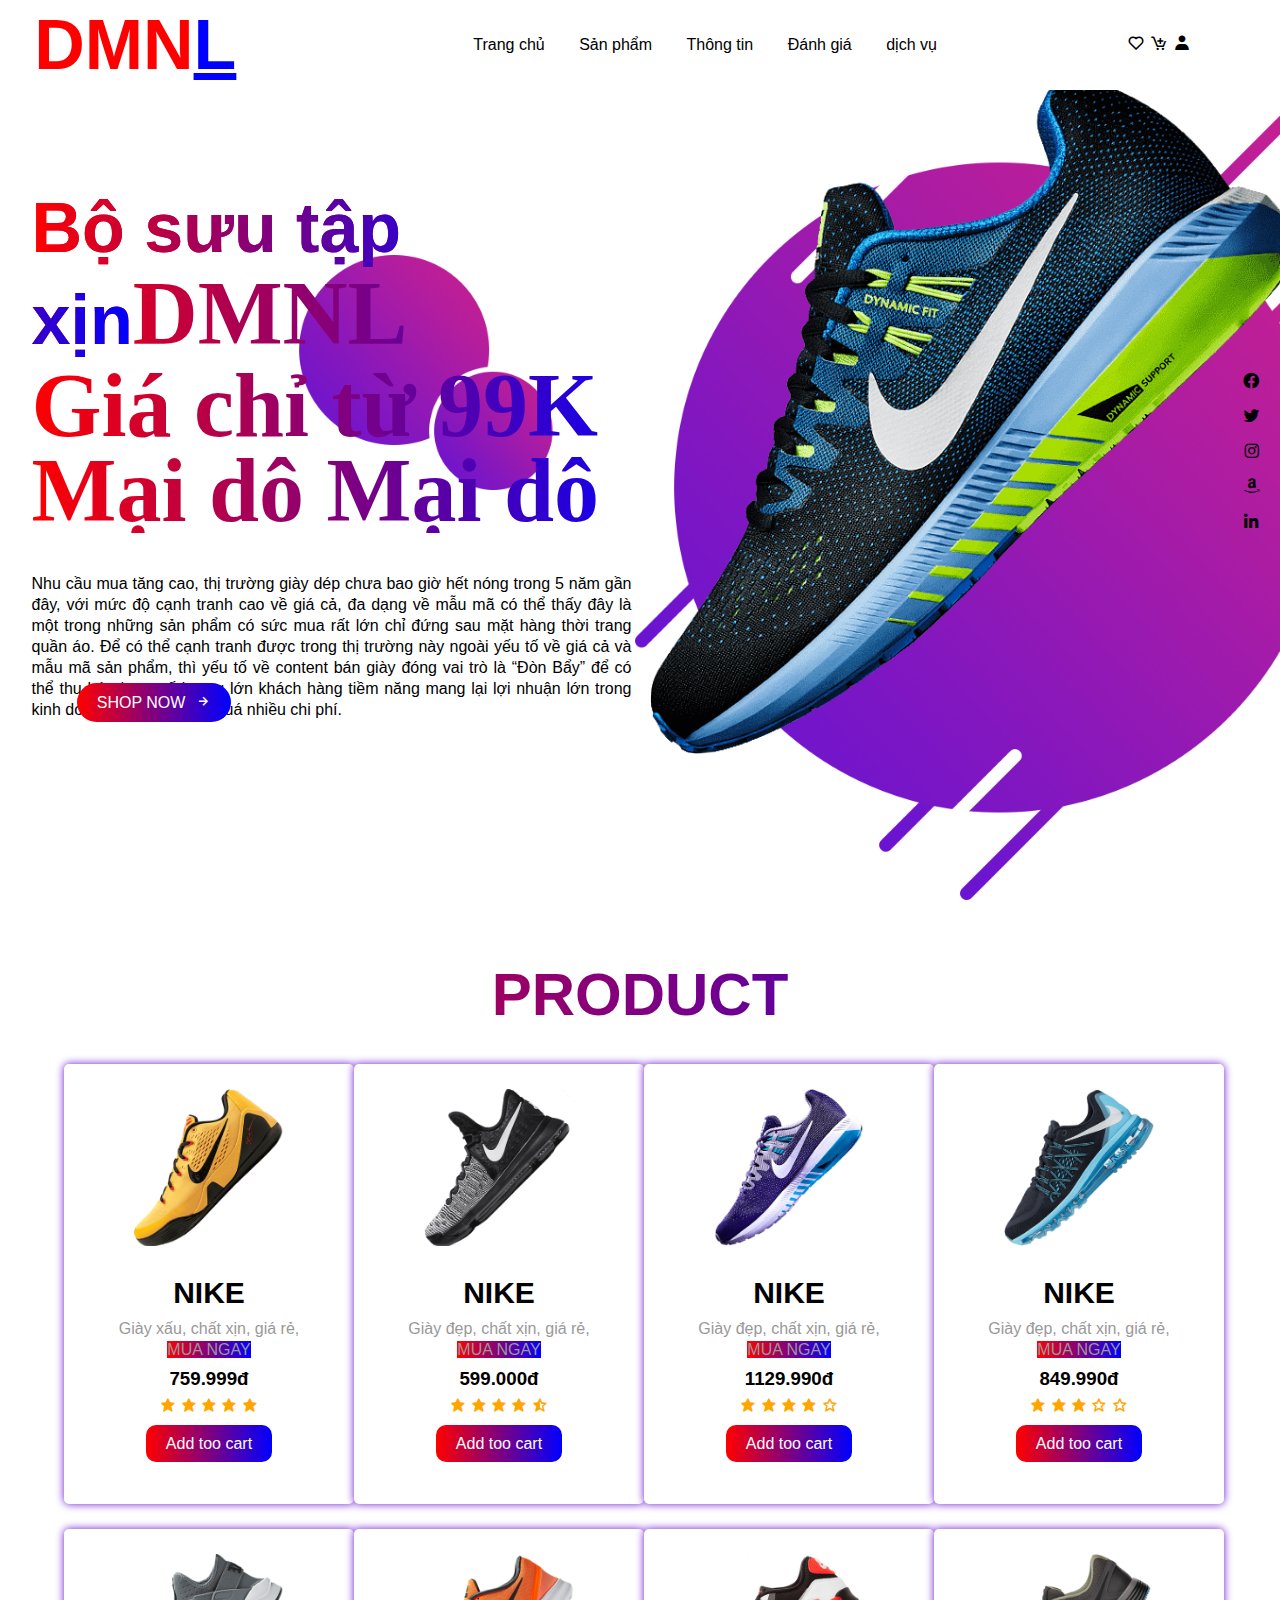
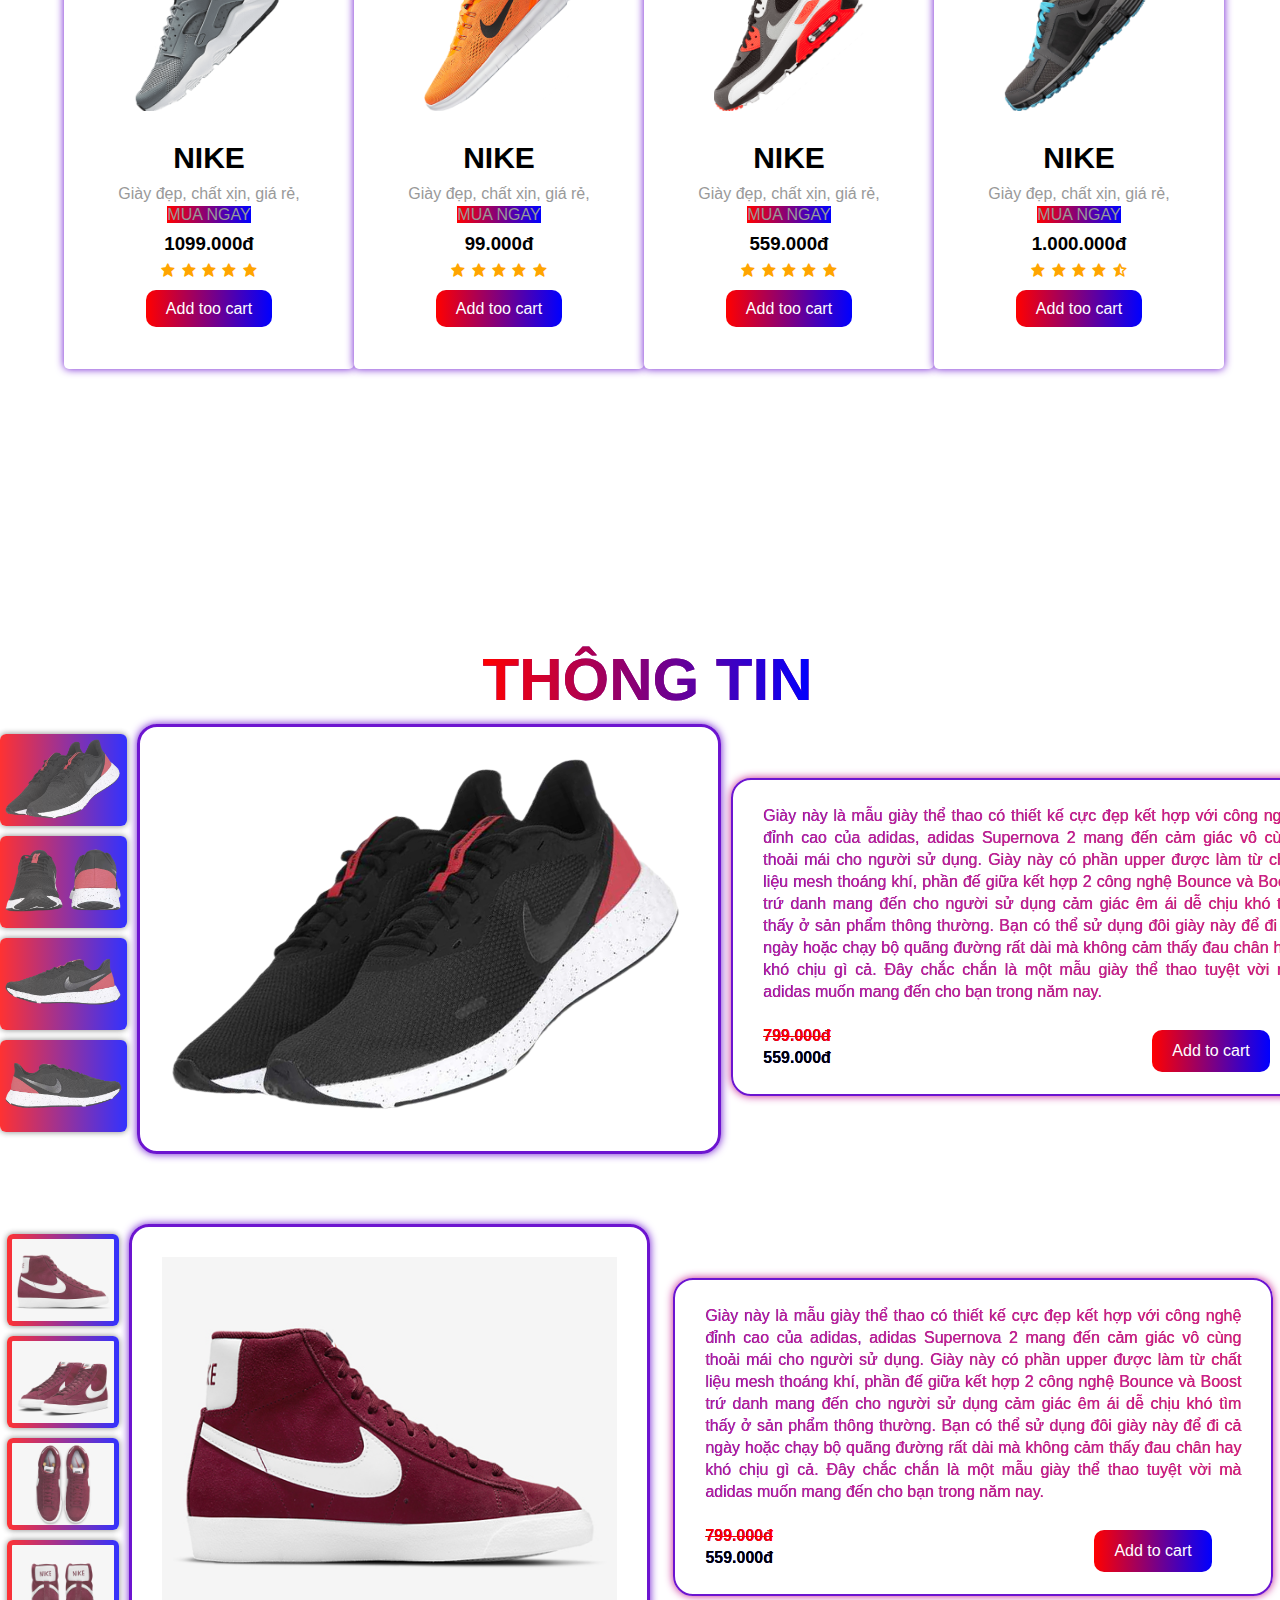
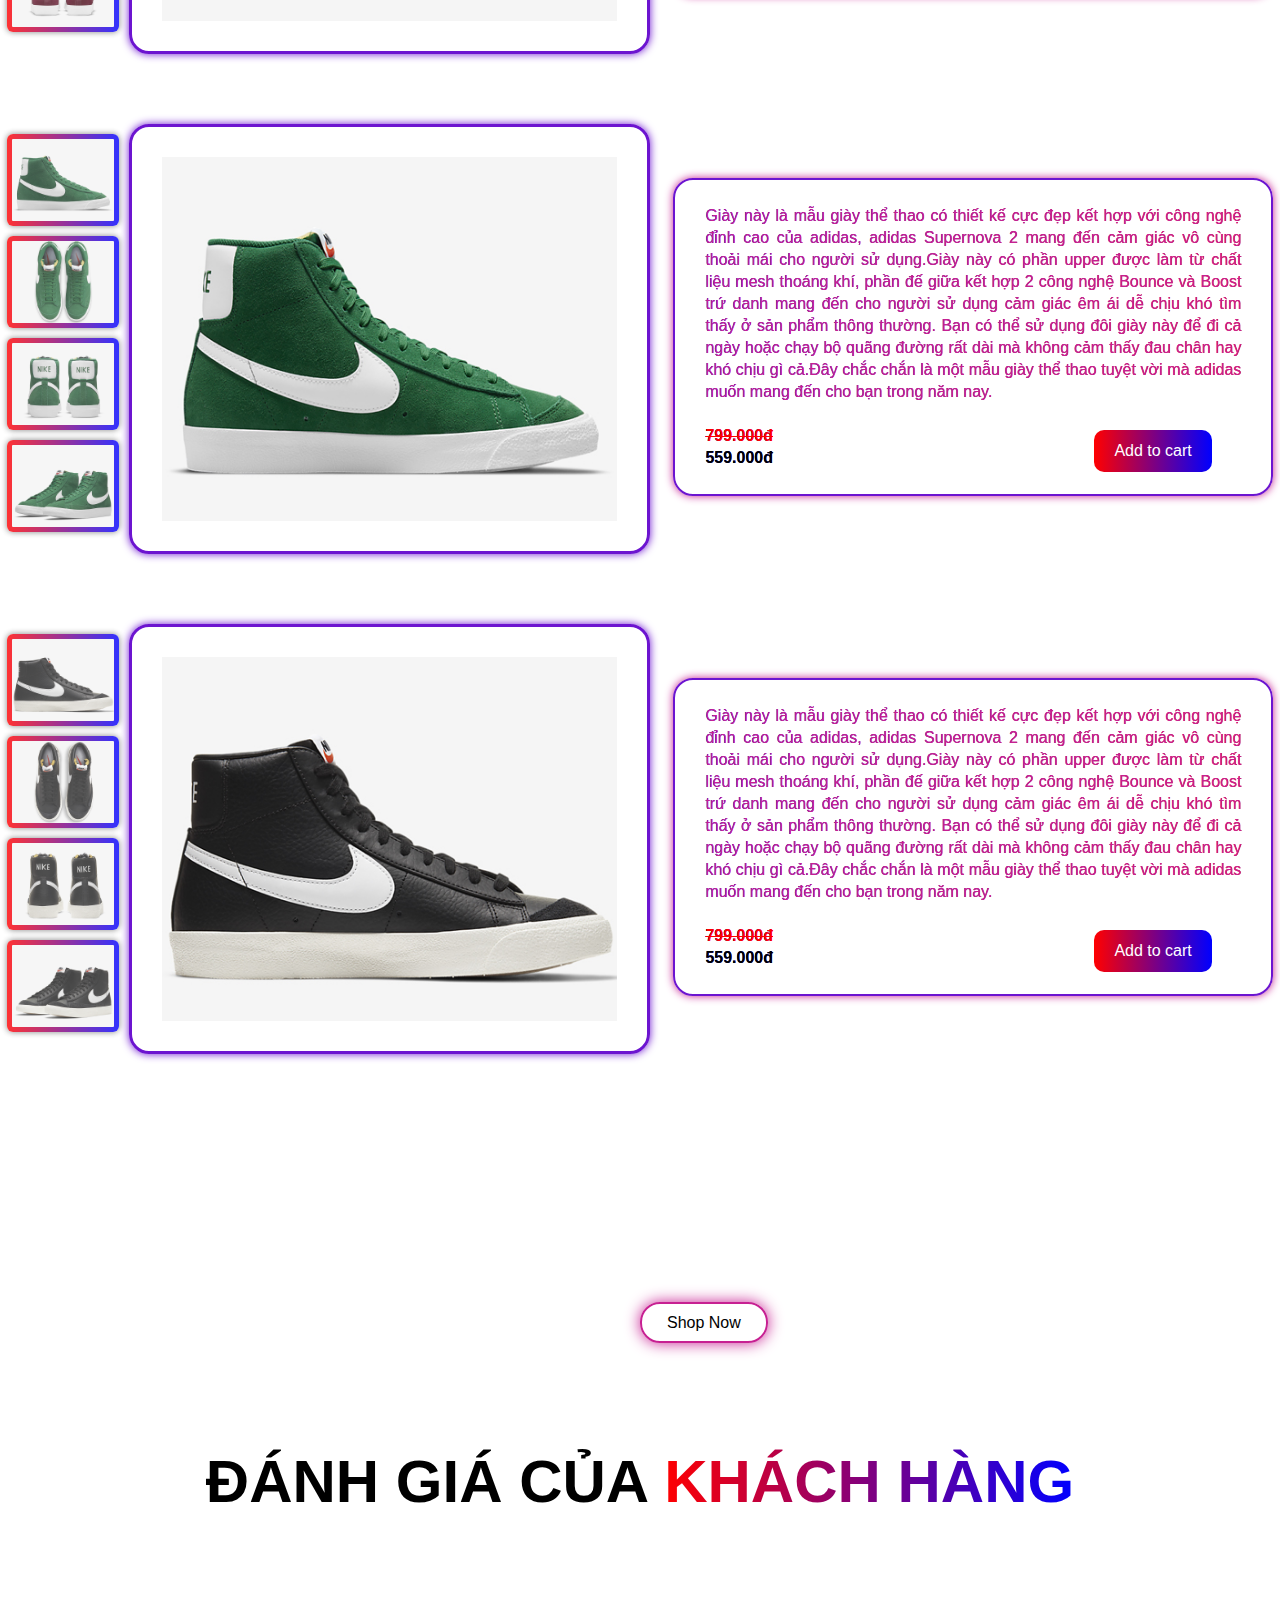
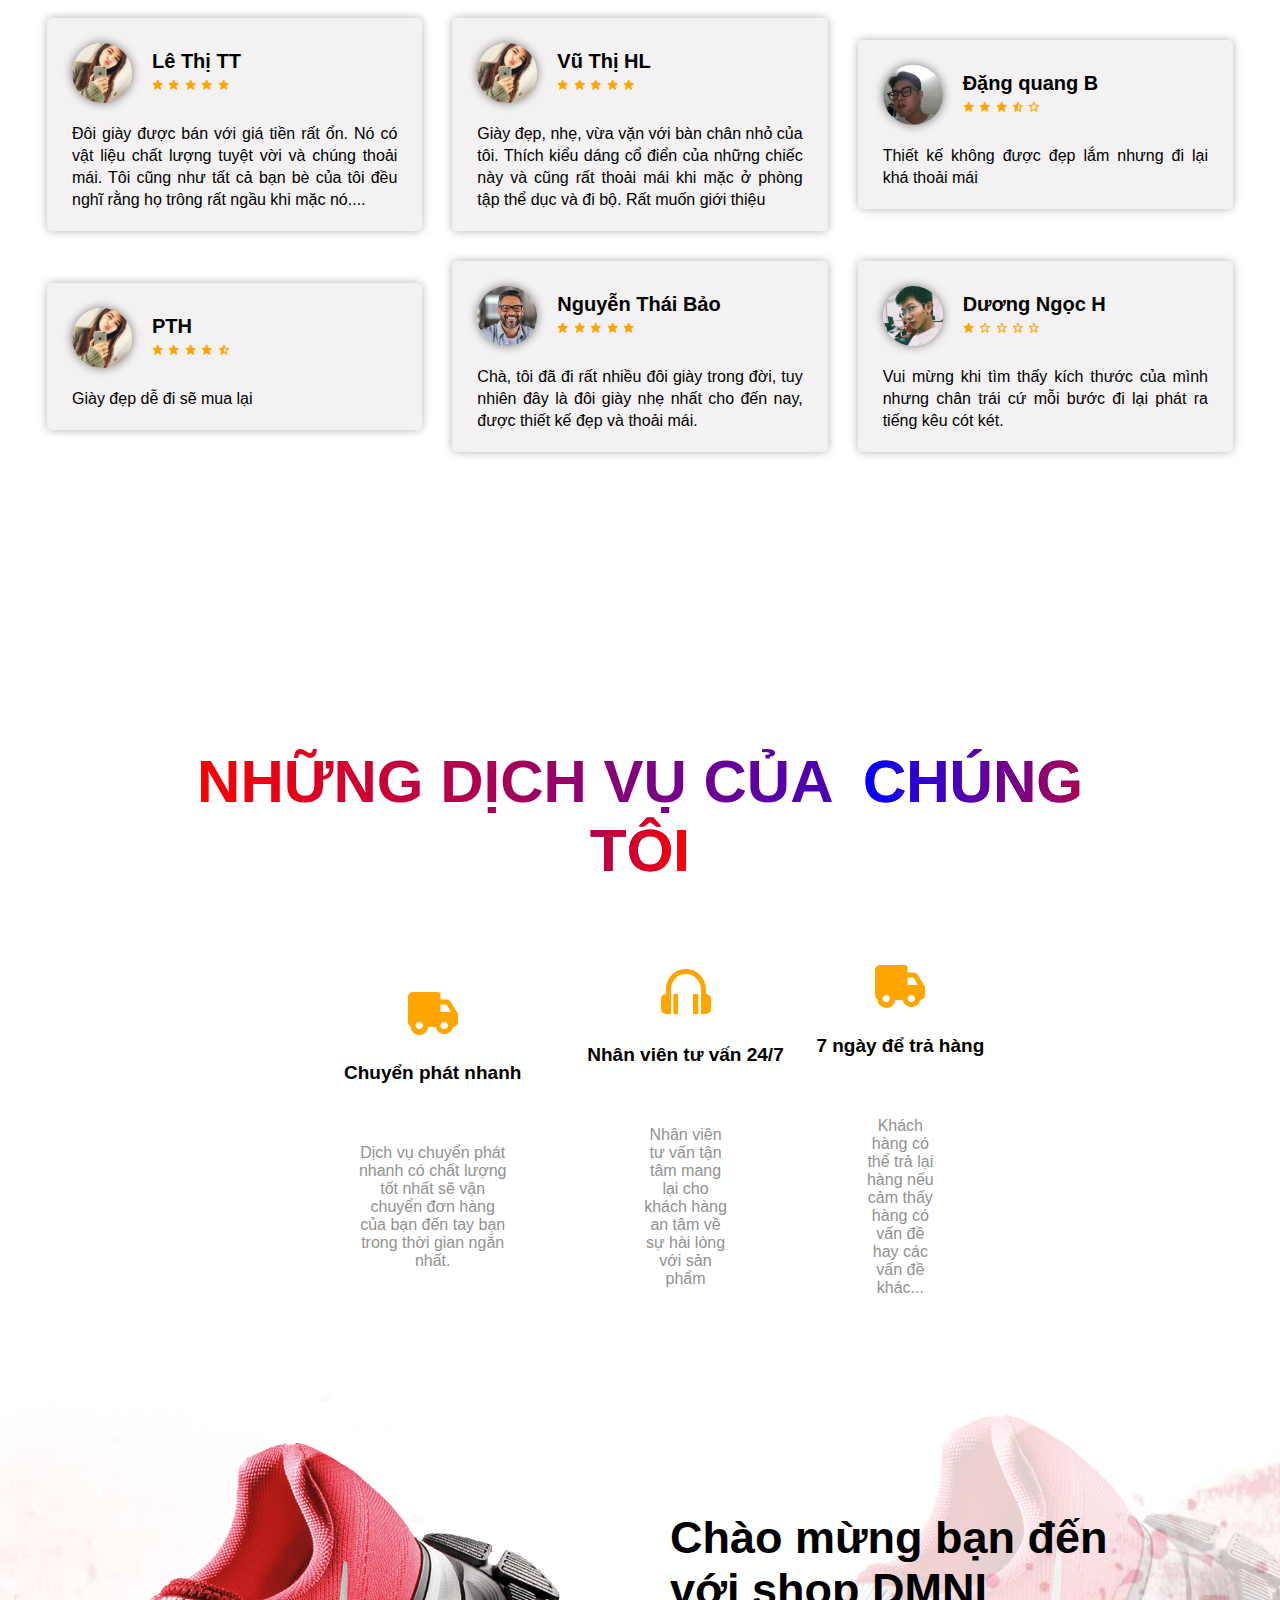
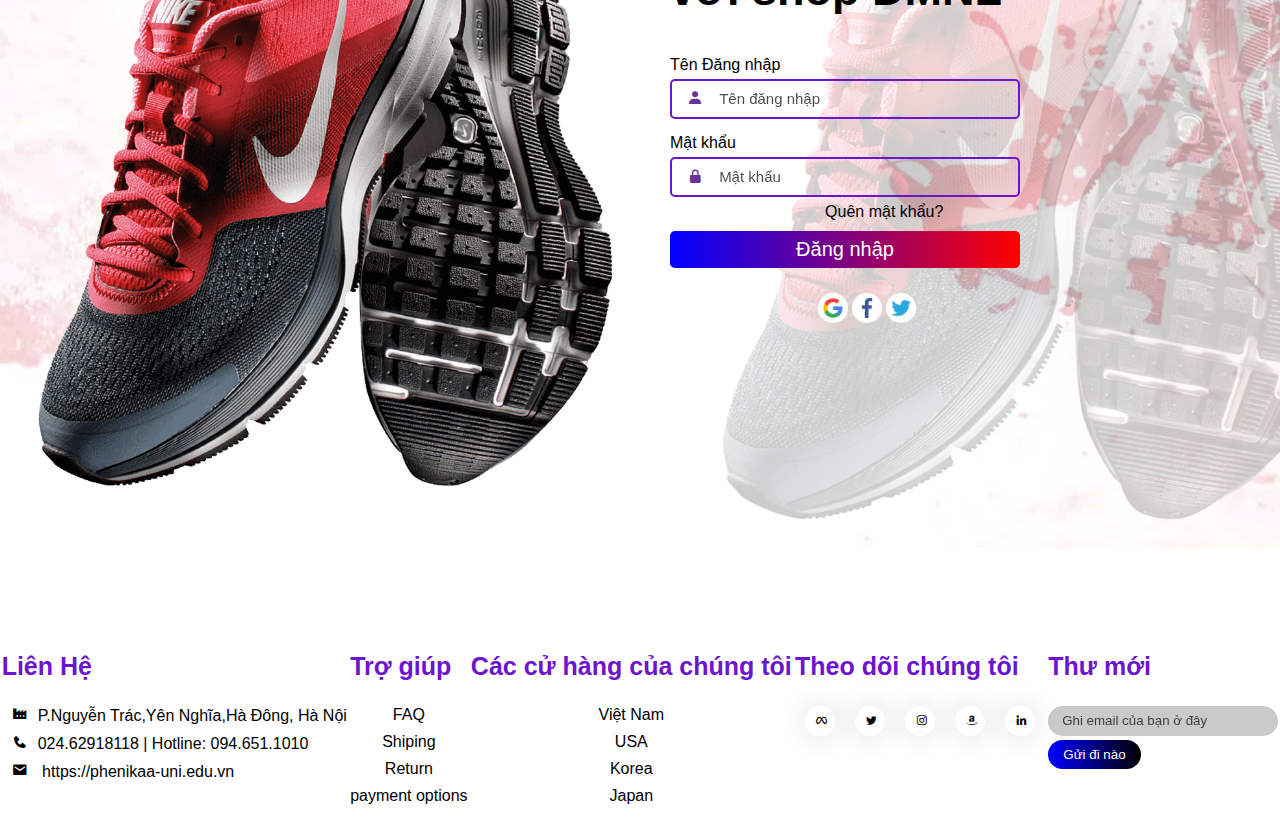
<file: projectptpm/index.html>
<!DOCTYPE html>
<html lang="en">
<head>
    <meta charset="UTF-8">
    <meta http-equiv="X-UA-Compatible" content="IE=edge">
    <meta name="viewport" content="width=device-width, initial-scale=1.0">
    <title>DMNL</title>
    <link rel="stylesheet" href="style.css">
    <link href='https://unpkg.com/boxicons@2.1.4/css/boxicons.min.css' rel='stylesheet'>
</head>
<body>
    
        <section>
            <nav>
                <div class="logo">
                    <h1>DMN<span>L</span></h1>
                </div>
                <ul>
                    <li><a href="#Home">Trang chủ</a></li>
                    <li><a href="#Product">Sản phẩm</a></li>
                    <li><a href="#About">Thông tin</a></li>
                    <li><a href="#Review">Đánh giá</a></li>
                    <li><a href="#Service">dịch vụ</a></li>
                </ul>
    
                <div class="icons">
                    <i class='bx bx-heart'></i>
                    <i class='bx bx-cart-add' ></i>
                    <i class='bx bxs-user' ></i>
                </div>
            </nav>
    
            <div class="main" id="Home">
                <div class="main_content">
                    <div class="main_text">
                        <h1><br><span>Bộ sưu tập xịn</span>DMNL <br>Giá chỉ từ 99K <br>Mại dô Mại dô</h1>
                        <p>
                            Nhu cầu mua tăng cao, thị trường giày dép chưa bao giờ hết nóng trong 5 năm gần đây, với mức độ cạnh tranh cao về giá cả, đa dạng về mẫu mã có thể thấy đây là một trong những sản phẩm có sức mua rất lớn chỉ đứng sau mặt hàng thời trang quần áo. Để có thể cạnh tranh được trong thị trường này ngoài yếu tố về giá cả và mẫu mã sản phẩm, thì yếu tố về content bán giày đóng vai trò là “Đòn Bẩy” để có thể thu hút được số lượng lớn khách hàng tiềm năng mang lại lợi nhuận lớn trong kinh doanh mà không tốn quá nhiều chi phí.
                        </p>
                    </div>
    
                    <div class="main_image">
                        <img src="img/shoes.png" alt="">
                    </div>
                </div>
                <div class="social_icon">
                    <a href="https://www.facebook.com/nike"><i class='bx bxl-facebook-circle' ></i></a>
                    <a href="https://twitter.com/Nike?ref_src=twsrc%5Egoogle%7Ctwcamp%5Eserp%7Ctwgr%5Eauthor"><i class='bx bxl-twitter' ></i></a>
                    <a href="https://www.instagram.com/nike/"><i class='bx bxl-instagram' ></i></a>
                    <a href="https://www.amazon.com/Nike/s?k=Nike"> <i class='bx bxl-amazon' ></i></a>
                    <a href="https://www.linkedin.com/company/nike"><i class='bx bxl-linkedin' ></i></a>
                </div>
                <div class="button">
                    <a href="#">SHOP NOW</a>
                    <i class='bx bx-right-arrow-alt'></i>
                </div>
            </div>
    
        </section>
    
        <!--sản phẩm-->
    
        <div class="product" id="Product">
            <h1>Product</h1>
            <div class="box">
                <div class="card">
                    <div class="small_card">
                        <i class='bx bx-heart' ></i>
                        <i class='bx bx-share bx-flip-horizontal' ></i>
                    </div>
    
                    <div class="image">
                        <img src="img/shoes1.png" alt="">
                    </div>
    
                    <div class="product_text">
                        <h2>NIKE</h2>
                        <p>
                            Giày xấu, chất xịn, giá rẻ,<br> <span>MUA NGAY</span>
                        </p>
                        <h3>759.999đ</h3>
                        <div class="product_star">
                            <i class='bx bxs-star' ></i>
                            <i class='bx bxs-star' ></i>
                            <i class='bx bxs-star' ></i>
                            <i class='bx bxs-star' ></i>
                            <i class='bx bxs-star' ></i>
                        </div>
                        <a href="#" class="btn">Add too cart</a>
                    </div>
                </div>
    
                <div class="card">
                    <div class="small_card">
                        <i class='bx bx-heart' ></i>
                        <i class='bx bx-share bx-flip-horizontal' ></i>
                    </div>
    
                    <div class="image">
                        <img src="img/shoes2.png" alt="">
                    </div>
    
                    <div class="product_text">
                        <h2>NIKE</h2>
                        <p>
                            Giày đẹp, chất xịn, giá rẻ,<br> <span>MUA NGAY</span>
                        </p>
                        <h3>599.000đ</h3>
                        <div class="product_star">
                            <i class='bx bxs-star' ></i>
                            <i class='bx bxs-star' ></i>
                            <i class='bx bxs-star' ></i>
                            <i class='bx bxs-star' ></i>
                            <i class='bx bxs-star-half' ></i>
                        </div>
                        <a href="#" class="btn">Add too cart</a>
                    </div>
                </div>
    
                <div class="card">
                    <div class="small_card">
                        <i class='bx bx-heart' ></i>
                        <i class='bx bx-share bx-flip-horizontal' ></i>
                    </div>
    
                    <div class="image">
                        <img src="img/shoes3.png" alt="">
                    </div>
    
                    <div class="product_text">
                        <h2>NIKE</h2>
                        <p>
                            Giày đẹp, chất xịn, giá rẻ,<br> <span>MUA NGAY</span>
                        </p>
                        <h3>1129.990đ</h3>
                        <div class="product_star">
                            <i class='bx bxs-star' ></i>
                            <i class='bx bxs-star' ></i>
                            <i class='bx bxs-star' ></i>
                            <i class='bx bxs-star' ></i>
                            <i class='bx bx-star' ></i>
                        </div>
                        <a href="#" class="btn">Add too cart</a>
                    </div>
                </div>
    
                <div class="card">
                    <div class="small_card">
                        <i class='bx bx-heart' ></i>
                        <i class='bx bx-share bx-flip-horizontal' ></i>
                    </div>
    
                    <div class="image">
                        <img src="img/shoes4.png" alt="">
                    </div>
    
                    <div class="product_text">
                        <h2>NIKE</h2>
                        <p>
                            Giày đẹp, chất xịn, giá rẻ,<br> <span>MUA NGAY</span>
                        </p>
                        <h3>849.990đ</h3>
                        <div class="product_star">
                            <i class='bx bxs-star' ></i>
                            <i class='bx bxs-star' ></i>
                            <i class='bx bxs-star' ></i>
                            <i class='bx bx-star' ></i>
                            <i class='bx bx-star' ></i>
    
                        </div>
                        <a href="#" class="btn">Add too cart</a>
                    </div>
                </div>
    
                <div class="card">
                    <div class="small_card">
                        <i class='bx bx-heart' ></i>
                        <i class='bx bx-share bx-flip-horizontal' ></i>
                    </div>
    
                    <div class="image">
                        <img src="img/shoes5.png" alt="">
                    </div>
    
                    <div class="product_text">
                        <h2>NIKE</h2>
                        <p>
                            Giày đẹp, chất xịn, giá rẻ,<br> <span>MUA NGAY</span>
                        </p>
                        <h3>1099.000đ</h3>
                        <div class="product_star">
                            <i class='bx bxs-star' ></i>
                            <i class='bx bxs-star' ></i>
                            <i class='bx bxs-star' ></i>
                            <i class='bx bxs-star' ></i>
                            <i class='bx bxs-star' ></i>
                        </div>
                        <a href="#" class="btn">Add too cart</a>
                    </div>
                </div>
    
                <div class="card">
                    <div class="small_card">
                        <i class='bx bx-heart' ></i>
                        <i class='bx bx-share bx-flip-horizontal' ></i>
                    </div>
    
                    <div class="image">
                        <img src="img/shoes6.png" alt="">
                    </div>
    
                    <div class="product_text">
                        <h2>NIKE</h2>
                        <p>
                            Giày đẹp, chất xịn, giá rẻ,<br> <span>MUA NGAY</span>
                        </p>
                        <h3>99.000đ</h3>
                        <div class="product_star">
                            <i class='bx bxs-star' ></i>
                            <i class='bx bxs-star' ></i>
                            <i class='bx bxs-star' ></i>
                            <i class='bx bxs-star' ></i>
                            <i class='bx bxs-star' ></i>
    
                        </div>
                        <a href="#" class="btn">Add too cart</a>
                    </div>
                </div>
    
                <div class="card">
                    <div class="small_card">
                        <i class='bx bx-heart' ></i>
                        <i class='bx bx-share bx-flip-horizontal' ></i>
                    </div>
    
                    <div class="image">
                        <img src="img/shoes7.png" alt="">
                    </div>
    
                    <div class="product_text">
                        <h2>NIKE</h2>
                        <p>
                            Giày đẹp, chất xịn, giá rẻ,  <br> <span>MUA NGAY</span>
                        </p>
                        <h3>559.000đ</h3>
                        <div class="product_star">
                            <i class='bx bxs-star' ></i>
                            <i class='bx bxs-star' ></i>
                            <i class='bx bxs-star' ></i>
                            <i class='bx bxs-star' ></i>
                            <i class='bx bxs-star' ></i>
                        </div>
                        <a href="#" class="btn">Add too cart</a>
                    </div>
                </div>
    
                <div class="card">
                    <div class="small_card">
                        <i class='bx bx-heart' ></i>
                        <i class='bx bx-share bx-flip-horizontal' ></i>
                    </div>
    
                    <div class="image">
                        <img src="img/shoes8.png" alt="">
                    </div>
    
                    <div class="product_text">
                        <h2>NIKE</h2>
                        <p>
                            Giày đẹp, chất xịn, giá rẻ,<br> <span>MUA NGAY</span>
                        </p>
                        <h3>1.000.000đ</h3>
                        <div class="product_star">
                            <i class='bx bxs-star' ></i>
                            <i class='bx bxs-star' ></i>
                            <i class='bx bxs-star' ></i>
                            <i class='bx bxs-star' ></i>
                            <i class='bx bxs-star-half' ></i>
                        </div>
                        <a href="#" class="btn">Add too cart</a>
                    </div>
                </div>
            </div>
            
        </div>
    
    
        <!--
            thông tin
        -->
        
        <div class="about" id="About">
    <h1><span>Thông tin</span></h1>
            <div class="list">
                <div class="about_main">
                    <div class="about_image">
                        <div class="about_small_image">
                            <img src="img/red_shoes1.png" alt="" onclick="functio(this)">
                            <img src="img/red_shoes2.png" alt="" onclick="functio(this)">
                            <img src="img/red_shoes3.png" alt="" onclick="functio(this)">
                            <img src="img/red_shoes4.png" alt="" onclick="functio(this)">
                        </div>
        
                        <div class="image_container">
                            <img src="img/red_shoes1.png" id="imagebox" alt="">
                        </div>
        
                    </div>
        
                    <div class="about_text">
                        <p>
                            Giày này là mẫu giày thể thao có thiết kế cực đẹp kết hợp với công nghệ đỉnh cao của adidas, adidas Supernova 2 mang đến cảm giác vô cùng thoải mái cho người sử dụng.
        
        Giày này có phần upper được làm từ chất liệu mesh thoáng khí, phần đế giữa kết hợp 2 công nghệ Bounce và Boost trứ danh mang đến cho người sử dụng cảm giác êm ái dễ chịu khó tìm thấy ở sản phẩm thông thường. Bạn có thể sử dụng đôi giày này để đi cả ngày hoặc chạy bộ quãng đường rất dài mà không cảm thấy đau chân hay khó chịu gì cả.
        
        Đây chắc chắn là một mẫu giày thể thao tuyệt vời mà adidas muốn mang đến cho bạn trong năm nay. <br> <br>
                        <span class="span1">799.000đ</span> <br>
                        <span class="span2">559.000đ</span> <br>
                        <a href="#">Add to cart</a>
                        </p>
                    </div>
                </div>
        
                <div class="about_main">
                    <div class="about_image">
                        <div class="about_small_image">
                            <img src="img/product1/1.jpg" alt="" onclick="functio1(this)">
                            <img src="img/product1/2.jpg" alt="" onclick="functio1(this)">
                            <img src="img/product1/3.jpg" alt="" onclick="functio1(this)">
                            <img src="img/product1/4.jpg" alt="" onclick="functio1(this)">
                        </div>
        
                        <div class="image_container">
                            <img src="img/product1/1.jpg" id="imagebox1" alt="">
                        </div>
        
                    </div>
        
                    <div class="about_text">
                        <p>
                            Giày này là mẫu giày thể thao có thiết kế cực đẹp kết hợp với công nghệ đỉnh cao của adidas, adidas Supernova 2 mang đến cảm giác vô cùng thoải mái cho người sử dụng.
        
        Giày này có phần upper được làm từ chất liệu mesh thoáng khí, phần đế giữa kết hợp 2 công nghệ Bounce và Boost trứ danh mang đến cho người sử dụng cảm giác êm ái dễ chịu khó tìm thấy ở sản phẩm thông thường. Bạn có thể sử dụng đôi giày này để đi cả ngày hoặc chạy bộ quãng đường rất dài mà không cảm thấy đau chân hay khó chịu gì cả.
        
        Đây chắc chắn là một mẫu giày thể thao tuyệt vời mà adidas muốn mang đến cho bạn trong năm nay.<br> <br>
                        <span class="span1">799.000đ</span> <br>
                        <span class="span2">559.000đ</span> <br>
                        <a href="#">Add to cart</a>
                         </p>
                    </div>
                    
                </div>
    
                <script>
                    function functio1(small){
                        var full = document.getElementById("imagebox1")
                        full.src = small.src
                    }
                </script>
        
        
                <div class="about_main">
                    <div class="about_image">
                        <div class="about_small_image">
                            <img src="img/product2/1.jpg" alt="" onclick="functio3(this)">
                            <img src="img/product2/2.jpg" alt="" onclick="functio3(this)">
                            <img src="img/product2/3.jpg" alt="" onclick="functio3(this)">
                            <img src="img/product2/4.jpg" alt="" onclick="functio3(this)">
                        </div>
        
                        <div class="image_container">
                            <img src="img/product2/1.jpg" id="imagebox3" alt="">
                        </div>
        
                    </div>
        
                    <div class="about_text">
                        <p>
                            Giày này là mẫu giày thể thao có thiết kế cực đẹp kết hợp với công nghệ đỉnh cao của adidas, adidas Supernova 2 mang đến cảm giác vô cùng thoải mái cho người sử dụng.Giày này có phần upper được làm từ chất liệu mesh thoáng khí, phần đế giữa kết hợp 2 công nghệ Bounce và Boost trứ danh mang đến cho người sử dụng cảm giác êm ái dễ chịu khó tìm thấy ở sản phẩm thông thường. Bạn có thể sử dụng đôi giày này để đi cả ngày hoặc chạy bộ quãng đường rất dài mà không cảm thấy đau chân hay khó chịu gì cả.Đây chắc chắn là một mẫu giày thể thao tuyệt vời mà adidas muốn mang đến cho bạn trong năm nay.<br> <br>
                            <span class="span1">799.000đ</span> <br>
                            <span class="span2">559.000đ</span> <br>
                            <a href="#">Add to cart</a>
                        </p>
                    </div>
                </div>
                <script>
                    function functio3(small){
                        var full = document.getElementById("imagebox3")
                        full.src = small.src
                    }
                </script>
        
                <div class="about_main">
                    <div class="about_image">
                        <div class="about_small_image">
                            <img src="img/product3/1.jpg" alt="" onclick="functio2(this)">
                            <img src="img/product3/2.jpg" alt="" onclick="functio2(this)">
                            <img src="img/product3/3.jpg" alt="" onclick="functio2(this)">
                            <img src="img/product3/4.jpg" alt="" onclick="functio2(this)">
                        </div>
        
                        <div class="image_container">
                            <img src="img/product3/1.jpg" id="imagebox2" alt="">
                        </div>
                    </div>
        
                    <div class="about_text">
                        <p>
                            Giày này là mẫu giày thể thao có thiết kế cực đẹp kết hợp với công nghệ đỉnh cao của adidas, adidas Supernova 2 mang đến cảm giác vô cùng thoải mái cho người sử dụng.Giày này có phần upper được làm từ chất liệu mesh thoáng khí, phần đế giữa kết hợp 2 công nghệ Bounce và Boost trứ danh mang đến cho người sử dụng cảm giác êm ái dễ chịu khó tìm thấy ở sản phẩm thông thường. Bạn có thể sử dụng đôi giày này để đi cả ngày hoặc chạy bộ quãng đường rất dài mà không cảm thấy đau chân hay khó chịu gì cả.Đây chắc chắn là một mẫu giày thể thao tuyệt vời mà adidas muốn mang đến cho bạn trong năm nay.<br> <br>
                        <span class="span1">799.000đ</span> <br>
                        <span class="span2">559.000đ</span> <br>
                        <a href="#">Add to cart</a>
                        </p>
                    </div>
        
                </div>
            </div>
                
            <a href="#" class="about_btn">Shop Now</a>
    
            <script>
                function functio2(small){
                    var full = document.getElementById("imagebox2")
                    full.src = small.src
                }
            </script>
        </div>
    
        <!--Review-->
    
        <div class="review" id="Review">
            <h1>Đánh giá của <span> khách hàng</span></h1>
    
            <div class="review_box">
                <div class="review_card">
                    <div class="card_top">
                        <div class="profile">
    
                            <div class="profile_image">
                                <img src="img/girl_dp1.jpg" alt="">
                            </div>
    
                            <div class="name">
                                <strong>Lê Thị TT</strong>
    
                                <div class="like">
                                    <i class='bx bxs-star'></i>
                                    <i class='bx bxs-star'></i>
                                    <i class='bx bxs-star'></i>
                                    <i class='bx bxs-star'></i>
                                    <i class='bx bxs-star'></i>
                                </div>
                            </div>
    
                        </div>
                    </div>
                    <div class="comment">
                        <p>
                            Đôi giày được bán với giá tiền rất ổn. Nó có vật liệu chất lượng tuyệt vời và chúng thoải mái. Tôi cũng như tất cả bạn bè của tôi đều nghĩ rằng họ trông rất ngầu khi mặc nó....
                        </p>
                    </div>
                </div>
    
                <div class="review_card">
                    <div class="card_top">
                        <div class="profile">
    
                            <div class="profile_image">
                                <img src="img/girl_dp1.jpg" alt="">
                            </div>
    
                            <div class="name">
                                <strong>Vũ Thị HL</strong>
    
                                <div class="like">
                                    <i class='bx bxs-star'></i>
                                    <i class='bx bxs-star'></i>
                                    <i class='bx bxs-star'></i>
                                    <i class='bx bxs-star'></i>
                                    <i class='bx bxs-star'></i>
                                </div>
                            </div>
    
                        </div>
                    </div>
                    <div class="comment">
                        <p>
                            Giày đẹp, nhẹ, vừa vặn với bàn chân nhỏ của tôi.
    Thích kiểu dáng cổ điển của những chiếc này và cũng rất thoải mái khi mặc ở phòng tập thể dục và đi bộ. Rất muốn giới thiệu
                        </p>
                    </div>
                </div>
    
                <div class="review_card">
                    <div class="card_top">
                        <div class="profile">
    
                            <div class="profile_image">
                                <img src="img/huy.png" alt="">
                            </div>
    
                            <div class="name">
                                <strong>Đặng quang B</strong>
    
                                <div class="like">
                                    <i class='bx bxs-star'></i>
                                    <i class='bx bxs-star'></i>
                                    <i class='bx bxs-star'></i>
                                    <i class='bx bxs-star-half' ></i>
                                    <i class='bx bx-star' ></i>
                                </div>
                            </div>
    
                        </div>
                    </div>
                    <div class="comment">
                        <p>
                            Thiết kế không được đẹp lắm nhưng đi lại khá thoải mái
                        </p>
                    </div>
                </div>
            </div>
    
            <div class="review_box">
                <div class="review_card">
                    <div class="card_top">
                        <div class="profile">
    
                            <div class="profile_image">
                                <img src="img/girl_dp1.jpg" alt="">
                            </div>
    
                            <div class="name">
                                <strong>PTH</strong>
    
                                <div class="like">
                                    <i class='bx bxs-star'></i>
                                    <i class='bx bxs-star'></i>
                                    <i class='bx bxs-star'></i>
                                    <i class='bx bxs-star'></i>
                                    <i class='bx bxs-star-half' ></i>
                                </div>
                            </div>
    
                        </div>
                    </div>
                    <div class="comment">
                        <p>
                            Giày đẹp dễ đi sẽ mua lại
                        </p>
                    </div>
                </div>
    
                <div class="review_card">
                    <div class="card_top">
                        <div class="profile">
    
                            <div class="profile_image">
                                <img src="img/man_dp2.jpg" alt="">
                            </div>
    
                            <div class="name">
                                <strong>Nguyễn Thái Bảo</strong>
    
                                <div class="like">
                                    <i class='bx bxs-star'></i>
                                    <i class='bx bxs-star'></i>
                                    <i class='bx bxs-star'></i>
                                    <i class='bx bxs-star'></i>
                                    <i class='bx bxs-star'></i>
                                </div>
                            </div>
    
                        </div>
                    </div>
                    <div class="comment">
                        <p>
                            Chà, tôi đã đi rất nhiều đôi giày trong đời, tuy nhiên đây là đôi giày nhẹ nhất cho đến nay, được thiết kế đẹp và thoải mái.
                        </p>
                    </div>
                </div>
    
                <div class="review_card">
                    <div class="card_top">
                        <div class="profile">
    
                            <div class="profile_image">
                                <img src="img/ha.jpg" alt="">
                            </div>
    
                            <div class="name">
                                <strong>Dương Ngọc H</strong>
    
                                <div class="like">
                                    <i class='bx bxs-star' ></i>
                                    <i class='bx bx-star' ></i>
                                    <i class='bx bx-star' ></i>
                                    <i class='bx bx-star' ></i>
                                    <i class='bx bx-star' ></i>
                                </div>
                            </div>
    
                        </div>
                    </div>
                    <div class="comment">
                        <p>
                            Vui mừng khi tìm thấy kích thước của mình nhưng chân trái cứ mỗi bước đi lại phát ra tiếng kêu cót két.
                        </p>
                    </div>
                </div>
            </div>
        </div>
    
    
        <!--Dịch vụ-->
    
        <div class="service" id="Service">
            <h1>Những dịch vụ của <span>chúng tôi</span> </h1>
    
            <div class="service_card">
                <div class="service_box">
                    <i class='bx bxs-truck' ></i>
                    <h3>Chuyển phát nhanh</h3>
                    <p>
                        Dịch vụ chuyển phát nhanh có chất lượng tốt nhất sẽ vận chuyển đơn hàng của bạn đến tay bạn trong thời gian ngắn nhất.
                    </p>
                </div>
    
                <div class="service_box">
                    <i class='bx bx-headphone' ></i>
                    <h3>Nhân viên tư vấn 24/7</h3>
                    <p>
                        Nhân viên tư vấn tận tâm mang lại cho khách hàng an tâm về sự hài lòng với sản phẩm
                    </p>
                </div>
    
                <div class="service_box">
                    <i class='bx bxs-truck' ></i>
                    <h3>7 ngày để trả hàng</h3>
                    <p>
                        Khách hàng có thể trả lại hàng nếu cảm thấy hàng có vấn đề hay các vấn đề khác...
                    </p>
                </div>
            </div>
        </div>

        <!--Login Form-->
        <div class="login_form">
            <div class="left">
                <img src="img/logshoes.png" alt="">
            </div>

            <div class="right">
                <h1>Chào mừng bạn đến với shop DMNL</h1>

                <form action="#" method="post">
                    <p>Tên Đăng nhập</p>
                    <div class="user">
                        <i class='bx bxs-user'></i>
                        <input type="text" name="user" placeholder="Tên đăng nhập" class="username">
                    </div>
                    <p class="password_tag">Mật khẩu</p>
                    <div class="password">
                        <i class='bx bxs-lock-alt'></i>
                        <input type="password" name="password" placeholder="Mật khẩu">
                    </div>

                    <p class="forget">Quên mật khẩu?</p>
                    <button type="submit">Đăng nhập</button>
                    <div class="login_icon">
                        <a href="#"> <img src="img/google.png" alt=""></a>
                        <a href="#"> <img src="img/facebook.png" alt=""></a>
                        <a href="#"> <img src="img/twitter.png" alt=""></a>
                    </div>

                </form>
            </div>
        </div>

    
        <!--Footer-->

        <footer>
            <div class="footer_main">
                <div class="tag">
                    <h1>Liên Hệ</h1>
                    <a href="https://www.google.com/maps?ll=20.962549,105.748617&z=16&t=m&hl=vi&gl=US&mapclient=embed&cid=4114664793097102436"><i class='bx bxs-factory' ></i>P.Nguyễn Trác,Yên Nghĩa,Hà Đông, Hà Nội</a>
                    <a href="#"><i class='bx bxs-phone'></i></i>024.62918118 | Hotline: 094.651.1010</a>
                    <a href="https://phenikaa-uni.edu.vn"><i class='bx bxs-envelope' ></i> https://phenikaa-uni.edu.vn</a>

                </div>

                <div class="tag">
                    <h1>Trợ giúp</h1>
                    <a href="#" class="center">FAQ</a>
                    <a href="#" class="center">Shiping</a>
                    <a href="#" class="center">Return</a>
                    <a href="#" class="center">payment options</a>
                </div>

                <div class="tag">
                    <h1>Các cử hàng của chúng tôi</h1>
                    <a href="#" class="center">Việt Nam </a>
                    <a href="#" class="center">USA</a>
                    <a href="#" class="center">Korea</a>
                    <a href="#" class="center">Japan</a>

                </div>

                <div class="tag">
                    <h1>Theo dõi chúng tôi</h1>
                    <div class="social_link">
                        <a href="https://www.facebook.com/nike"><i class='bx bxl-meta' ></i></a>
                        <a href="https://twitter.com/Nike?ref_src=twsrc%5Egoogle%7Ctwcamp%5Eserp%7Ctwgr%5Eauthor"><i class='bx bxl-twitter' ></i></a>
                        <a href="https://www.instagram.com/nike/"><i class='bx bxl-instagram' ></i></a>
                        <a href="https://www.amazon.com/Nike/s?k=Nike"><i class='bx bxl-amazon' ></i></a>
                        <a href="https://www.linkedin.com/company/nike"><i class='bx bxl-linkedin' ></i></a>
                    </div>
                </div>

                <div class="tag">
                    <h1>Thư mới</h1>
                    <div class="search_bar">
                        <input type="text" placeholder="Ghi email của bạn ở đây">
                        <button type="submit">
                            Gửi đi nào
                        </button>
                    </div>

                </div>

            </div>
        </footer>

</body>
</html>
</file>
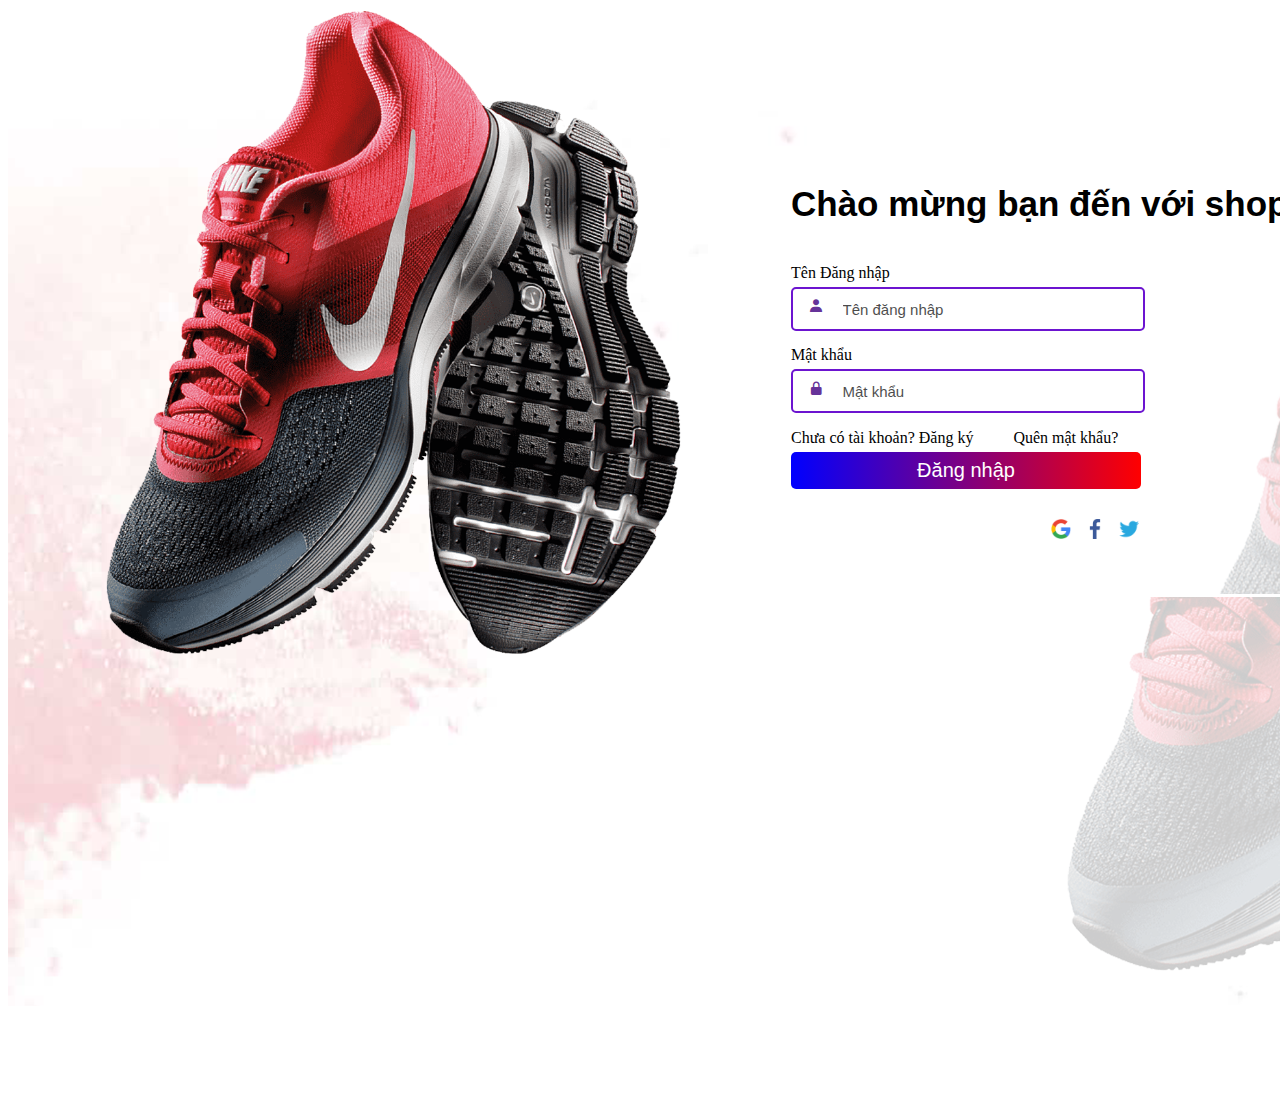
<file: projectptpm/login.html>
<!DOCTYPE html>
<html lang="en">

<head>
    <meta charset="UTF-8">
    <meta name="viewport" content="width=device-width, initial-scale=1.0">
    <title>Login</title>
    <link rel="stylesheet" href="login.css" type="text/css">
    <link href='https://unpkg.com/boxicons@2.1.4/css/boxicons.min.css' rel='stylesheet'>
</head>

<body>
    <div class="a">
        <img src="img/loging_bg.png" alt="">
        <div class="login_form">
            <!-- <img src="img/loging_bg.png" alt=""> -->
            <div class="left">
                <img src="img/logshoes.png" alt="">
            </div>

            <div class="right">
                <!-- <img src="img/loging_bg.png" alt=""> -->
                <h1>Chào mừng bạn đến với shop DMNL</h1>

                <form action="#" method="post">
                    <p>Tên Đăng nhập</p>
                    <div class="user">
                        <i class='bx bxs-user'></i>
                        <input type="text" name="user" placeholder="Tên đăng nhập" class="username">
                    </div>
                    <p class="password_tag">Mật khẩu</p>
                    <div class="password">
                        <i class='bx bxs-lock-alt'></i>
                        <input type="password" name="password" placeholder="Mật khẩu">
                    </div>

                    <div class="link_sgin_login">
                        <a href="sign_up.html" class="sign_up">
                            <p>Chưa có tài khoản? <span>Đăng ký</span></p>
                        </a>
                        <a href="#" class="forget">
                            <p>Quên mật khẩu?</p>
                        </a>
                    </div>

                    <button type="submit">Đăng nhập</button>
                    <div class="login_icon">
                        <a href="#"> <img src="img/google.png" alt=""></a>
                        <a href="#"> <img src="img/facebook.png" alt=""></a>
                        <a href="#"> <img src="img/twitter.png" alt=""></a>
                    </div>

                </form>
            </div>
        </div>
    </div>

</body>

</html>
</file>
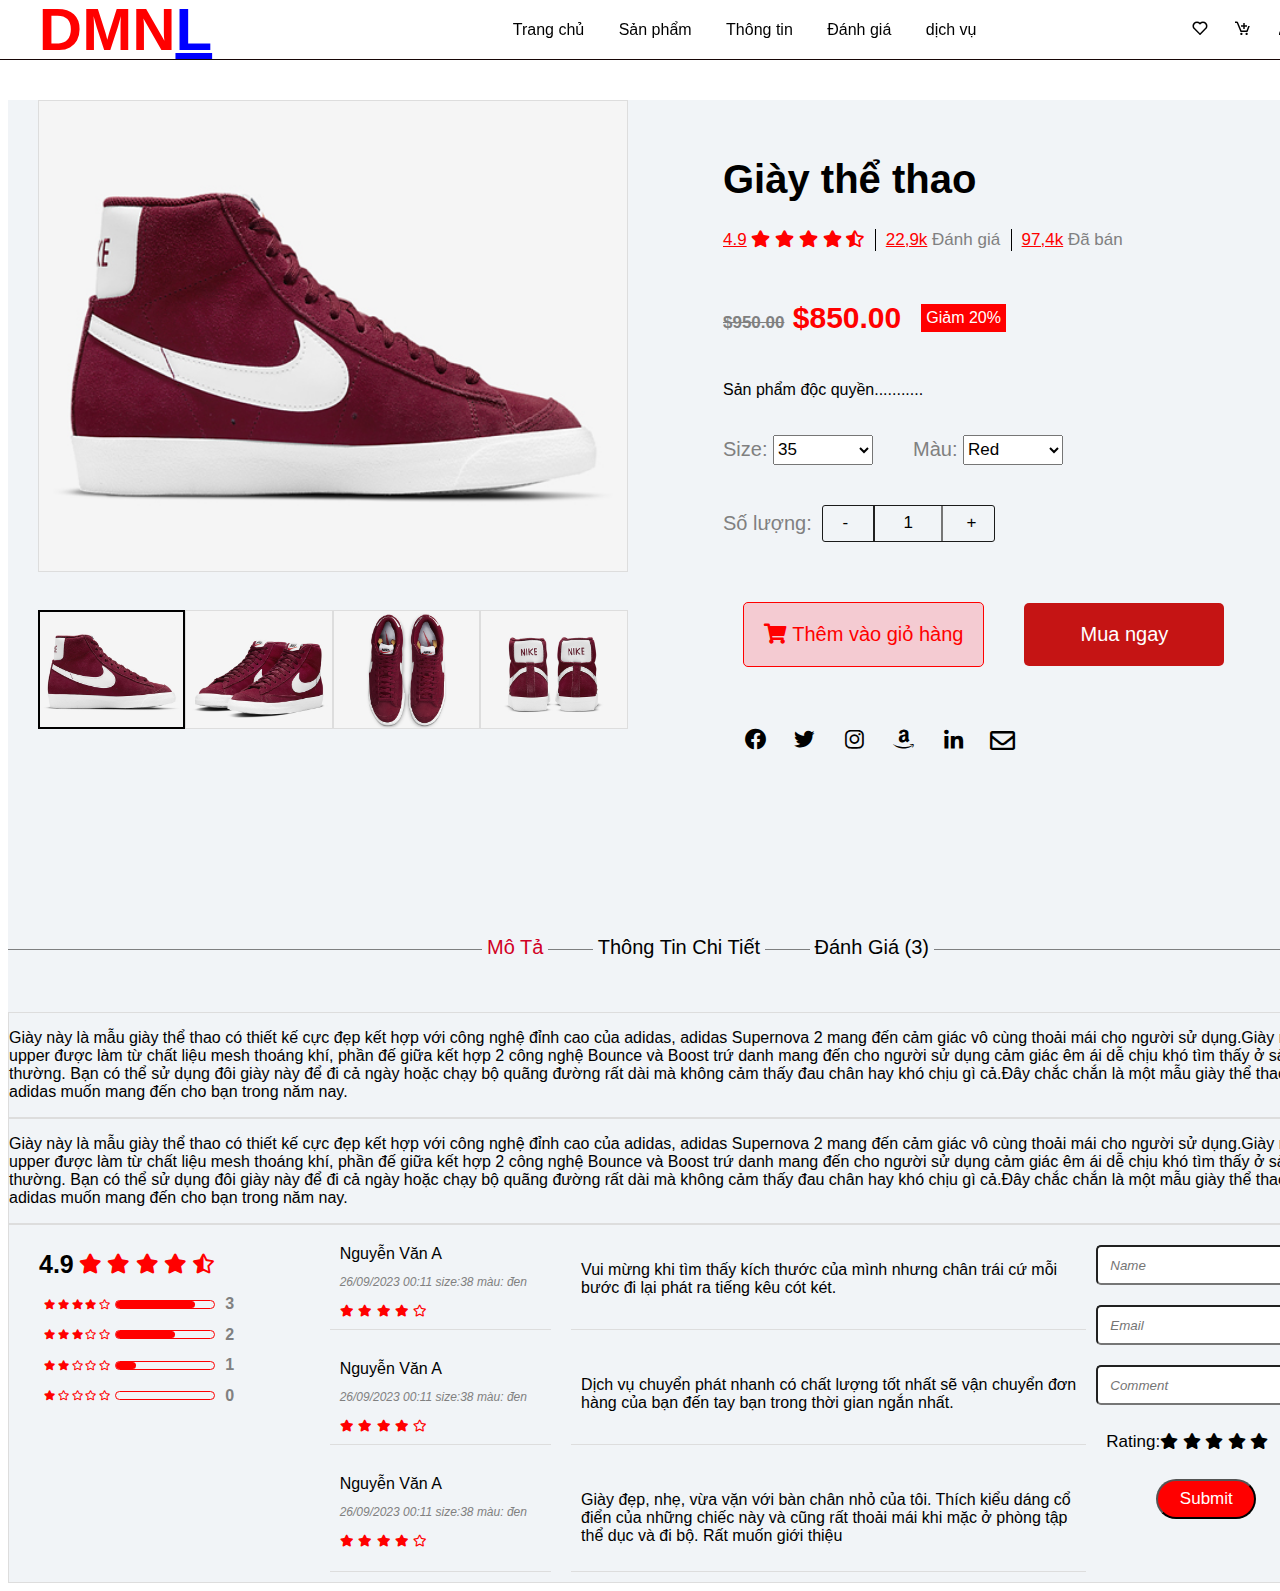
<file: projectptpm/product.html>
<!DOCTYPE html>
<html lang="en">
<head>
    <meta charset="UTF-8">
    <meta name="viewport" content="width=device-width, initial-scale=1.0">
    <title>Document</title>
    <link href="product.css" rel="stylesheet" type="text/css">
    <link href='https://pro.fontawesome.com/releases/v5.10.0/css/all.css' rel='stylesheet'>
    <link href='https://unpkg.com/boxicons@2.1.4/css/boxicons.min.css' rel='stylesheet'>
    <!-- <link rel="stylesheet" href="css/font-awesome.min.css"> -->
</head>
<body>
    <header>
        <nav class="a menu">
            <div class="logo">
                <h1>DMN<span>L</span></h1>
            </div>
            <ul>
                <li><a href="home.html">Trang chủ</a></li>
                <li><a href="product.html">Sản phẩm</a></li>
                <li><a href="#About">Thông tin</a></li>
                <li><a href="#Review">Đánh giá</a></li>
                <li><a href="#Service">dịch vụ</a></li>
            </ul>

            <div class="icons">
                <i class='bx bx-heart'></i>
                <i class='bx bx-cart-add' ></i>
                <i class='bx bxs-user' ></i>
            </div>
        </nav>
    </header>
    <main>
        <div class="a">
            <!-- Product_content -->
            <div id="Product_img">
                <!-- Product_img -->
                <div class="product_left">
                    <div class="big_group">
                        <div class="big_group_img">
                            <img src="img/product1/1.jpg">
                            <img src="img/product1/2.jpg">
                            <img src="img/product1/3.jpg">
                            <img src="img/product1/4.jpg">
                        </div>
                        <div class="big_group_btn">
                            <i class="far fa-chevron-left"></i>
                            <i class="far fa-chevron-right"></i>
                        </div>
                    </div>
                    <div class="small_group">
                        <div class="small_group_img">
                            <img src="img/product1/1.jpg" class="active">
                            <img src="img/product1/2.jpg">
                            <img src="img/product1/3.jpg">
                            <img src="img/product1/4.jpg">
                        </div>
                        <div class="small_group_btn">
                            <i class="far fa-chevron-left"></i>
                            <i class="far fa-chevron-right"></i>
                        </div>
                    </div>
                </div>
                <!-- Product_img -->

                <!-- Product_details -->
                <div class="product_right">
                    <div class="product_details">
                        <h1 class="product_name">Giày thể thao</h1>
                        <div class="product_rating">
                            <button class="product_evaluate">
                                <span>4.9</span>
                                <i class="fa fa-star"></i>
                                <i class="fa fa-star"></i >
                                <i class="fa fa-star"></i>
                                <i class="fa fa-star"></i>
                                <i class="fa fa-star-half-alt"></i>
                            </button>
                            <button><span>22,9k</span> Đánh giá</button>
                            <button><span>97,4k</span> Đã bán</button>
                        </div>
                        <div class="product_price">
                            <h3 ><del>$950.00</del> $850.00 </h3>
                            <a href="#"><p>Giảm 20%</p></a>
                        </div>
                        <p>Sản phẩm độc quyền...........</p>

                        <div class="product_options">
                            <label>
                            Size:
                                <select class="input_select">
                                    <option value="35">35</option>
                                    <option value="36">36</option>
                                    <option value="37">37</option>
                                    <option value="38">38</option>
                                    <option value="39">39</option>
                                </select>
                            </label>
                            <label>
                                Màu:
                                <select class="input_select">
                                    <option value="Red">Red</option>
                                    <option value="Yellow">Yellow</option>
                                    <option value="Green">Green</option>
                                    <option value="White">White</option>
                                    <option value="Black">Black</option>
                                </select>
                            </label>
                        </div>
                        <div class="add_to_cart">
                            <div> 
                                <label for="quantity">Số lượng:</label>
                                <div>
                                    <button onclick="reduce_quantity()">-</button>
                                    <input type="" id="quantity" value="1" min="1">
                                    <button onclick="increase_quantity()">+</button>
                                </div>
                            </div>
                            <div>
                                <button><i class="fa fa-shopping-cart"></i> Thêm vào giỏ hàng</button>
                                <button>Mua ngay</button>
                            </div>
                        </div>
                        <div class="product_share"> 
                            <a href="https://www.facebook.com/nike"><i class='bx bxl-facebook-circle' ></i></a>
                            <a href="https://twitter.com/Nike?ref_src=twsrc%5Egoogle%7Ctwcamp%5Eserp%7Ctwgr%5Eauthor"><i class='bx bxl-twitter' ></i></a>
                            <a href="https://www.instagram.com/nike/"><i class='bx bxl-instagram' ></i></a>
                            <a href="https://www.amazon.com/Nike/s?k=Nike"> <i class='bx bxl-amazon' ></i></a>
                            <a href="https://www.linkedin.com/company/nike"><i class='bx bxl-linkedin' ></i></a>
                            <a href="#"><i class='far fa-envelope' ></i></a>
                        </div>
                    </div>
                </div>
                <!-- Product_details -->
            </div>
            <!-- Product_content -->
            
            <!-- Product_information -->
            <div class="product_information">
                <div id="product_tab">
                    <ul class="tab_bar">
                        <li class="active"><a href="#tab1">Mô Tả</a></li>
                        <li><a href="#tab2">Thông Tin Chi Tiết</a></li>
                        <li><a href="#tab3">Đánh Giá (3)</a></li>
                    </ul>
                    <div class="tab_content">
                        <div id="tab1">
                            <div class="tab_infromation">
                                <p>Giày này là mẫu giày thể thao có thiết kế cực đẹp kết hợp với công nghệ đỉnh cao của adidas, adidas Supernova 2 mang đến cảm giác vô cùng thoải mái cho người sử dụng.Giày này có phần upper được làm từ chất liệu mesh thoáng khí, phần đế giữa kết hợp 2 công nghệ Bounce và Boost trứ danh mang đến cho người sử dụng cảm giác êm ái dễ chịu khó tìm thấy ở sản phẩm thông thường. Bạn có thể sử dụng đôi giày này để đi cả ngày hoặc chạy bộ quãng đường rất dài mà không cảm thấy đau chân hay khó chịu gì cả.Đây chắc chắn là một mẫu giày thể thao tuyệt vời mà adidas muốn mang đến cho bạn trong năm nay.</p>
                            </div>
                        </div>
                        <div id="tab2">
                            <div class="tab_infromation">
                                <p>Giày này là mẫu giày thể thao có thiết kế cực đẹp kết hợp với công nghệ đỉnh cao của adidas, adidas Supernova 2 mang đến cảm giác vô cùng thoải mái cho người sử dụng.Giày này có phần upper được làm từ chất liệu mesh thoáng khí, phần đế giữa kết hợp 2 công nghệ Bounce và Boost trứ danh mang đến cho người sử dụng cảm giác êm ái dễ chịu khó tìm thấy ở sản phẩm thông thường. Bạn có thể sử dụng đôi giày này để đi cả ngày hoặc chạy bộ quãng đường rất dài mà không cảm thấy đau chân hay khó chịu gì cả.Đây chắc chắn là một mẫu giày thể thao tuyệt vời mà adidas muốn mang đến cho bạn trong năm nay.</p>
                            </div>
                        </div>
                        <div class="tab3">
                            <div class="tab_infromation">
                                <!-- Tab_ratings -->
                                <div class="tab_ratings">
                                    <div class="rantings_stars">
                                        <h3>4.9</h3>
                                        <div> 
                                            <i class="fa fa-star"></i>
                                            <i class="fa fa-star"></i>
                                            <i class="fa fa-star"></i>
                                            <i class="fa fa-star"></i>
                                            <i class="fa fa-star-half-alt"></i>
                                        </div>
                                    </div>
                                    <div class="rantings">
                                        <div >
                                            <i class="fa fa-star"></i>
                                            <i class="fa fa-star"></i>
                                            <i class="fa fa-star"></i>
                                            <i class="fa fa-star"></i>
                                            <i class="far fa-star"></i>
                                        </div>
                                        <div class="region">
                                            <div style="width: 80%"></div>
                                        </div>
                                        <h4>3</h4>
                                    </div>
                                    <div class="rantings">
                                        <div >
                                            <i class="fa fa-star"></i>
                                            <i class="fa fa-star"></i>
                                            <i class="fa fa-star"></i>
                                            <i class="far fa-star"></i>
                                            <i class="far fa-star"></i>
                                        </div>
                                        <div class="region">
                                            <div style="width: 60%"></div>
                                        </div>
                                        <h4>2</h4>
                                    </div>
                                    <div class="rantings">
                                        <div >
                                            <i class="fa fa-star"></i>
                                            <i class="fa fa-star"></i>
                                            <i class="far fa-star"></i>
                                            <i class="far fa-star"></i>
                                            <i class="far fa-star"></i>
                                        </div>
                                        <div class="region">
                                            <div style="width: 20%"></div>
                                        </div>
                                        <h4>1</h4>
                                    </div>
                                    <div class="rantings">
                                        <div >
                                            <i class="fa fa-star"></i>
                                            <i class="far fa-star"></i>
                                            <i class="far fa-star"></i>
                                            <i class="far fa-star"></i>
                                            <i class="far fa-star"></i>
                                        </div>
                                        <div class="region">
                                            <div></div>
                                        </div>
                                        <h4>0</h4>
                                    </div>

                                </div>
                                <!-- Tab_ratings -->

                                <!-- Tab_ review-->
                                <div class="tab_review">
                                    <div>
                                        <div>
                                            <a href="#">Nguyễn Văn A</a>
                                            <p>26/09/2023 00:11 size:38 màu: đen</p>
                                            <div>
                                                <i class="fa fa-star"></i>
                                                <i class="fa fa-star"></i>
                                                <i class="fa fa-star"></i>
                                                <i class="fa fa-star"></i>
                                                <i class="far fa-star"></i>
                                            </div>
                                        </div>
                                        <div>
                                            <p>Vui mừng khi tìm thấy kích thước của mình nhưng chân trái cứ mỗi bước đi lại phát ra tiếng kêu cót két.</p>
                                        </div>
                                    </div>
                                    <div>
                                        <div>
                                            <a href="#">Nguyễn Văn A</a>
                                            <p>26/09/2023 00:11 size:38 màu: đen</p>
                                            <div>
                                                <i class="fa fa-star"></i>
                                                <i class="fa fa-star"></i>
                                                <i class="fa fa-star"></i>
                                                <i class="fa fa-star"></i>
                                                <i class="far fa-star"></i>
                                            </div>
                                        </div>
                                        <div>
                                            <p>Dịch vụ chuyển phát nhanh có chất lượng tốt nhất sẽ vận chuyển đơn hàng của bạn đến tay bạn trong thời gian ngắn nhất.</p>
                                        </div>
                                    </div>
                                    <div>
                                        <div>
                                            <a href="#">Nguyễn Văn A</a>
                                            <p>26/09/2023 00:11 size:38 màu: đen</p>
                                            <div>
                                                <i class="fa fa-star"></i>
                                                <i class="fa fa-star"></i>
                                                <i class="fa fa-star"></i>
                                                <i class="fa fa-star"></i>
                                                <i class="far fa-star"></i>
                                            </div>
                                        </div>
                                        <div>
                                            <p> Giày đẹp, nhẹ, vừa vặn với bàn chân nhỏ của tôi.
                                                Thích kiểu dáng cổ điển của những chiếc này và cũng rất thoải mái khi mặc ở phòng tập thể dục và đi bộ. Rất muốn giới thiệu</p>
                                        </div>
                                    </div>
                                </div>
                                <!-- Tab_ review-->

                                <!-- Tab_username -->
                                <div class="tab_username">
                                    <div id="review-form">
                                        <form class="product_form">
                                            <input class="input" type="text" placeholder="Name">
                                            <input class="input" type="email" placeholder="Email">
                                            <input class="input" type="text" placeholder="Comment">
                                            <div class="input_rating">
                                                <p>Rating: </p>
                                                <div class="stars">
                                                    <i class="fa fa-star"></i>
                                                    <i class="fa fa-star"></i>
                                                    <i class="fa fa-star"></i>
                                                    <i class="fa fa-star"></i>
                                                    <i class="fa fa-star"></i>
                                                </div>
                                            </div>
                                            <button class="Submit_btn">Submit</button>
                                        </form>
                                    </div>
                                </div>
                                <!-- Tab_username -->
                            </div>
                        </div>
                    </div>
                </div>
            </div>
            <!-- Product_information -->
        </div> 
    </main>
</body>
<script src="style.js" type="text/javascript"></script>
</html>
</file>
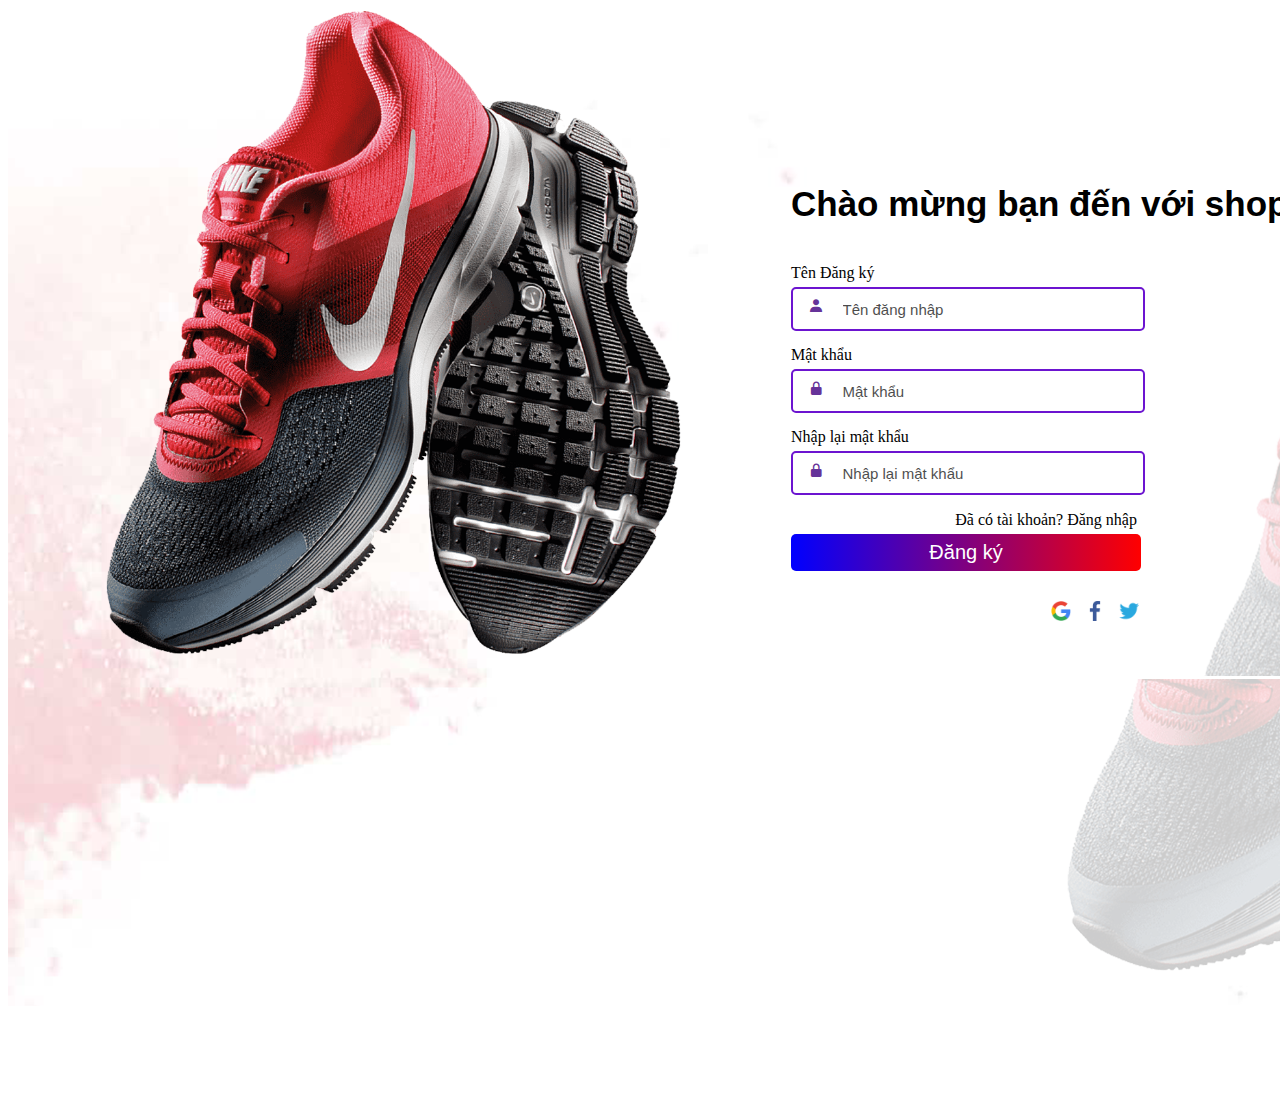
<file: projectptpm/sign_up.html>
<!DOCTYPE html>
<html lang="en">

<head>
    <meta charset="UTF-8">
    <meta name="viewport" content="width=device-width, initial-scale=1.0">
    <title>Sign up</title>
    <link rel="stylesheet" href="sign_up.css" type="text/css">
    <link href='https://unpkg.com/boxicons@2.1.4/css/boxicons.min.css' rel='stylesheet'>
</head>

<body>
    <div class="a">
        <img src="img/loging_bg.png" alt="">
        <div class="login_form">
            <!-- <img src="img/loging_bg.png" alt=""> -->
            <div class="left">
                <img src="img/logshoes.png" alt="">
            </div>

            <div class="right">
                <!-- <img src="img/loging_bg.png" alt=""> -->
                <h1>Chào mừng bạn đến với shop DMNL</h1>

                <form action="#" method="post">
                    <p>Tên Đăng ký</p>
                    <div class="user">
                        <i class='bx bxs-user'></i>
                        <input type="text" name="user" placeholder="Tên đăng nhập" class="username">
                    </div>
                    <p class="password_tag">Mật khẩu</p>
                    <div class="password">
                        <i class='bx bxs-lock-alt'></i>
                        <input type="password" name="password" placeholder="Mật khẩu">
                    </div>

                    <p class="password_tag">Nhập lại mật khẩu</p>
                    <div class="password">
                        <i class='bx bxs-lock-alt'></i>
                        <input type="password" name="password" placeholder="Nhập lại mật khẩu">
                    </div>

                    <a href="login.html" class="forget">
                        <p>Đã có tài khoản? <span>Đăng nhập</span></p>
                    </a>
                    <button type="submit">Đăng ký</button>
                    <div class="login_icon">
                        <a href="#"> <img src="img/google.png" alt=""></a>
                        <a href="#"> <img src="img/facebook.png" alt=""></a>
                        <a href="#"> <img src="img/twitter.png" alt=""></a>
                    </div>

                </form>
            </div>
        </div>
    </div>

</body>

</html>
</file>
<file: projectptpm/style.css>
*{
    margin: 0;
    padding: 0;
    box-sizing: border-box;
    font-family: sans-serif;
}

html{
    scroll-behavior: smooth ;
}

::-webkit-scrollbar{
    width: 15px;
}

::-webkit-scrollbar-track{
    border-radius: 5px;
    box-shadow: inset 0 0 10px rgba(0,0,0,0.25) ;
}
::-webkit-scrollbar-thumb{
    border-radius: 5px;
    background: linear-gradient(to top, red, blue , pink);
}

section{
    width: 100%;
    height: 100vh;
    background-image: url(img/bg1.png) ;
    background-size: cover;
    background-position: center;
}

section nav{
    
    align-items: center;
    display: flex;
    justify-content: space-around;
    box-sizing: 0 0 8px rgba(0,0,0,0.6) ;
    background-color: white;
    position: fixed;
    top: 0;
    left: 0;
    right: 0;
    z-index: 100;
}

section nav .logo{
    font-size: 35px;
    color: red;
    margin: 5px 0;
    cursor: pointer;
    position: relative;
    left: -4%;
}

section nav .logo span{
    color: blue;
    text-decoration: underline;
}

section nav ul{
    list-style: none;
}

section nav ul li{
    display: inline-block;
    margin: 5px 15px;
}

section nav ul li a{
    text-decoration: none;
    color: black;
    transition: 0.2s;

}

section nav ul li a:hover{
    color: royalblue;
}

section nav .icons{
    margin: 0 4px;
    cursor: pointer;
    font-size: 18px;
    transition: 0.3s;
}

section nav .icons i:hover{
    color: blueviolet;
}

section .main .main_content{
    display: flex;
    align-items: center;
    justify-content: space-around;
}

section .main .main_content .main_text h1{
    font-size: 90px;
    line-height: 85px;
    font-family: pyxidium quick;
    background: linear-gradient(to right, red , blue);
    -webkit-background-clip: text;
    -webkit-text-fill-color: transparent;
    position: relative;
    top: 45px;
    left: 5%;
}

section .main .main_content .main_text h1 span{
    font-size: 70px;
    background: linear-gradient(to right, red , blue) ;
    -webkit-background-clip: text;
    -webkit-text-fill-color: transparent
}

section .main .main_content .main_text p{
    width: 600px;
    text-align: justify;
    line-height: 21px;
    position: relative;
    top: 85px;
    left: 5%;
}

section .main .main_content .main_image img{
    width: 650px;
    position: relative;
    left: 20px;
    top: 75PX;
}

section .main .social_icon{
    position: absolute;
    top: 50%;
    left: 98%;
    transform: translate(-50%, -50%);
    font-size: 19px;
}

section .main .social_icon a{
    color: black;
    text-decoration: none;
}

section .main .social_icon i{
    margin: 8px 0;
    cursor: pointer;
    transition: 0.3s;
}

section .main .social_icon i:hover{
    color: red;
}

section .main .button{
    position: absolute;
    left: 6%;
    padding: 10px 20px ;
    border-radius: 30px;
    background: linear-gradient(to right, red , blue);
}

section .main .button a{
    text-decoration: none;
    color: white;
}
section .main .button i{
    color: white;
    margin-left: 5px;
    transition: 0.3s;
}
section .main .button:hover i{
    transform: translateX(6px);
}



/* Product */

.product{
    width: 100%;
    height: 140vh;
    padding: 25px 0;
}

.product h1{
    margin: 35px 0;
    font-size: 60px;
    display: flex;
    align-items: center;
    justify-content: center;
    text-transform: uppercase;
    background: linear-gradient(to right, red , blue) ;
    -webkit-background-clip: text;
    -webkit-text-fill-color: transparent;
}

.product .box{
    width: 90%;
    margin: 0 auto;
    display: grid;
    grid-template-columns:  1fr 1fr 1fr 1fr;
    grid-gap: 25px 0;
}

.product .box .card{
    width: 290px;
    height: 440px;
    box-shadow: 0 0 8px #6c14d0;
    border-radius: 5px;
    text-align: center;
    padding: 10px 20px;
    background-color: white;
}

.product .box .card .small_card{
    display: flex;
    flex-flow: column;
    position: absolute;
    margin: 10px 0;
    transform: translateX(-20px);
    transition: 0.3s;
    opacity: 0;
}

.product .box .card:hover .small_card{
    transform: translateX(2px);
    cursor: pointer;
    opacity: 1;
}

.product .box .card .image{
    display: flex ;
    align-items: center;
    justify-content: center;
}

.product .box .card .image img{
    width: 150px;
    margin: 15px 0;
    transition: 0.3s;
}
.product .box .card:hover .image img{
    transform: scale(1.1);
}

.product .box .card .small_card i{
    width: 45px;
    height: 45px;
    border-radius: 5px;
    font-size: 18px;
    margin: 2px 0;
    line-height: 40px;
    border: 2px solid #999999;
    transition: 0.2s;
}

.product .box .card .small_card i:hover{
    color: black;
    background-color:  #c72092;
}

.product .box .card .product_text h2{
    font-size: 30px;
    margin-top: 15px;
}

.product .box .card .product_text p{
    color: #999999;
    line-height: 21px;
    margin: 8px 0;
}

.product .box .card .product_text h3{
    margin: 7px 0;
}

.product .box .card .product_text .product_star{
    color: orange;
    /* margin-top: 19px; */
    margin-bottom: 19px;
    cursor: pointer;
}

.product .box .card .product_text .btn{
    text-decoration: none;

    padding: 10px 20px;
    background: linear-gradient(to right, red , blue) ;
    color: white;
    border-radius: 10px;
}



.product .box .card .product_text p span{
    background: linear-gradient(to right, red , blue) ;
}

/* Thông tin */

.about{
    width: 100%;
    /* height: 100vh; */
    padding: 35px 0;
}

.about h1{
    font-size: 60px;
    margin-top: 50px;
    margin-bottom: 200px;
    display: flex;
    align-items: center;
    justify-content: center;
    background: black;
    -webkit-background-clip: text;
    -webkit-text-fill-color: transparent;
    text-transform: uppercase;
    background: linear-gradient(to left, red , blue) ;
    -webkit-background-clip: text;
    -webkit-text-fill-color: transparent;
}

.about h1 span{
    margin-left: 15px;
    background: linear-gradient(to right, red , blue) ;
    -webkit-background-clip: text;
    -webkit-text-fill-color: transparent;
}

.about .list .about_main{
    position: relative;
    top: 40%;
    left: 50%;
    transform: translate(-50%, -50%);
    display: flex;
    justify-content: space-around;
    align-items: center;
}
.about .list .about_main .about_image{
    display: flex;
    margin-top: 50px;
}

.about .list .about_main .about_image .about_small_image{
    display: flex;
    flex-direction: column;
    position: relative;
    top: 15px;
}
.about .list .about_main .about_image .about_small_image img{
    height: 92px;
    margin: 5px 0;
    cursor: pointer;
    background: linear-gradient(to right, red , blue) ;
    display: block;
    border-radius: 6px;
    padding: 5px 5px;
    box-shadow: 0 0 6px rgba(0,0,0,0.6);
    opacity: 0.8;
    transition: 0.3s;
}

.about .list .about_main .about_image .about_small_image img:hover{
    opacity: 1;
}

.about .list .about_main .image_container{
    padding: 10px;
    display: flex;

}
.about .list .about_main .image_container img{
    border: 3px solid #6c14d0;
    border-radius: 20px;
    height: 430px;
    padding: 30px;
    box-shadow: 0 0 8px #6c14d0;
}

.about .list .about_main .about_text{
    margin-top: 45px;
}

.about .list .about_main .about_text p{
    background: linear-gradient(to left, red , blue) ;
    -webkit-background-clip: text;
    /* -webkit-text-fill-color: transparent; */
    color: #c72092;
    line-height: 22px;
    width: 600px;
    text-align: justify;
    padding: 25px 30px;
    border: 2px solid #6c14d0;
    border-radius: 20px;
    box-shadow: 0 0 8px #c72092;
    position: relative;
}
.about .list .about_main .about_text p .span2{
    color: black;
    font-weight: bold;
}
.about .list .about_main .about_text p .span1{
    color: red;
    font-weight: bold;
    text-decoration: line-through;
}

.about .list .about_main .about_text p a{
    text-decoration: none;

    padding: 10px 20px;
    background: linear-gradient(to right, red , blue) ;
    color: white;
    border-radius: 10px;
    position: absolute;
    top: 250px;
    right: 10%;
}

.about .about_btn{
    color: black;
    background: none;
    position: relative;
    left: 50%;
    transform: translate(-50%, -50%);
    padding: 10px 25px;
    border: 2px solid #c72092;
    text-decoration: none;
    box-shadow: 0 0 15px #c72092;
    border-radius: 20px;
    transition: 0.5s;
}

.about .about_btn:hover{
    border: 2px solid transparent;
    background: #6c14d0;
    color: white;
}

/* Đánh giá */

.review{
    width: 100%;
    height: 100vh;
    padding-top: 80px;
}

.review h1{
    font-size: 60px;
    display: flex;
    align-items: center;
    justify-content: center;
    margin-bottom: 30px;
    text-transform: uppercase;
}

.review h1 span{
    background: linear-gradient(to right, red , blue) ;
    -webkit-background-clip: text;
    -webkit-text-fill-color: transparent;
    margin-left: 15px;
}

.review .review_box{
    width: 95%;
    position: relative;
    top: 7%;
    display: flex;
    align-items: center;
    justify-self: center;
    margin: 0 auto;
}

.review .profile .profile_image{
    width: 60px;
    height: 60px;
    border-radius: 50%;
    overflow: hidden;
    margin: 5px 0;
    box-shadow: 0 0 10px rgba(0,0,0,0.5);
    cursor: pointer;
    transition: 0.3s;
}

.review .profile .profile_image:hover{
    transform: scale(1.2);

}

.review .profile_image img{
    width: 100%;
    height: 100%;
    object-fit: cover;
    object-position: center;
}

.review .profile{
    display: flex;
    align-items: center;
}

.review .review_box .review_card{
    width: 500px;
    background: #f3f1f1;
    padding: 20px 25px;
    border-radius: 5px;
    margin: 15px;
    box-shadow: 0 0 10px rgba(0,0,0,0.3);
}

.review .review_box .review_card .card_top{
    display: flex;
    justify-content: space-between;
    align-items: center;
}

.review .review_box .review_card .card_top .profile .name{
    margin-left: 20px;
    line-height: 22px;
}

.review .review_box .review_card .card_top .profile .name strong{
    font-size: 20px;
}

.review .review_box .review_card .card_top .profile .name .like i{
    color: orange;
    display: inline-block;
    font-size: 12px;
}

.review .review_box .review_card .comment p{
    text-align: justify;
    line-height: 22px;
    margin-top: 15px;
}


/* Dịch vụ */

.service{
    width: 70%;
    margin: 0 auto;
    text-align: center;
    padding: 80px 0 10px 0;
}

.service h1{
    font-size: 60px;
    text-transform: uppercase;
    background: linear-gradient(to right, red , blue) ;
    -webkit-background-clip: text;
    -webkit-text-fill-color: transparent;
}

.service h1 span{
    margin-left: 15px;
    background: linear-gradient(to left, red , blue) ;
    -webkit-background-clip: text;
    -webkit-text-fill-color: transparent;
}

.service .service_card{
    width: 80%;
    margin: 0 auto;
    display: flex;
    align-items: center;
    justify-content: space-between;
    position: relative;
    top: 50px;
}
.service .service_card .service_box{
    padding-left: 15px;
}

.service .service_box i{
    font-size: 60px;
    color: orange;
    margin: 20px 0;
    cursor: pointer;
}

.service .service_box h3{
    margin-bottom: 12px;
    font-size: 19px;
}

.service .service_box p{
    text-align: center;
    color: #919191;
    margin: 60px;
}

/* login form */

.login_form{
    width: 100%;
    height: 100vh;
    display: flex;
    justify-content: space-around;
    align-items: center;
    background-image: url(img/loging_bg.png);
    background-size: cover;
    background-position: center;
}

.login_form .left img{
    width: 650px;

}

.login_form .right{
    position: relative;
    top: -50px;
    left: -60px;
    padding: 50px 80px;
}

.login_form .right h1{
    font-family: 'Lucida Sans', 'Lucida Sans Regular', 'Lucida Grande', 'Lucida Sans Unicode', Geneva, Verdana, sans-serif;
    font-size: 45px;
    margin-bottom: 40px;
}

.login_form .right p{
    margin-bottom: 5px;
}

.login_form .right .user{
    border: 2px solid #6c14d0;
    border-radius: 5px;
    width: 350px;
    height: 40px;
    display: flex;
}

.login_form .right .user i{
    position: relative;
    top: 9px;
    left: 15px;
    color: rebeccapurple;
}

.login_form .right .user .username{
    position: relative;
    left: 9%;
    width: 295px;
    background: none;
    outline: none;
    border: none;
    display: flex;
    font-size: 15px;
}

.login_form .right .password_tag{
    margin: 15px 0 5px 0;

}

.login_form .right .password{
    border: 2px solid #6c14d0;
    border-radius: 5px;
    width: 350px;
    height: 40px;
    display: flex;
}

.login_form .right .password i{
    position: relative;
    top: 9px;
    left: 15px;
    color: rebeccapurple;
}

.login_form .right .password input{
    position: relative;
    left: 9%;
    width: 295px;
    background: none;
    outline: none;
    border: none;
    display: flex;
    font-size: 15px;
}

::-webkit-input-placeholder{
    color: black;
    opacity: 0.7;

}

.login_form .right .forget{
    position: relative;
    left: 33%;
    margin: 6px 0 10px 0;
    cursor: pointer;
    
}

.login_form .right button{
    width: 350px;
    color: white;
    padding: 7px 20px;
    border: none;
    border-radius: 5px;
    font-size: 20px;
    cursor: pointer;
    background: linear-gradient(to left, red , blue) ;
}

.login_form .right .login_icon{
    display: flex;
    align-items: center;
    justify-content: center;
    margin-top: 25px;
}

.login_form .right .login_icon a{
    width: 30px;
    height: 30px;
    margin: 0 2px;
    border-radius: 50%;
    background: white;
    box-shadow:  0 0 5p rgba(0,0,0,0.6);
    position: relative;
    right: 8%;
    
}

.login_form .right .login_icon img{
    width: 20px;
    margin: 5px 5px;
}

/* footer */
footer{
    width: 100%;
}

footer .footer_main{
    width: 100%;
    background: white;
    display: flex;
    justify-content: space-around;
}

footer .footer_main .tag{
    margin: 10px 0;
}

footer .footer_main .tag .center{
    text-align: center;
}

footer .footer_main .tag h1{
    font-size: 25px;
    margin: 25px 0;
    color: #6c14d0;
}

footer .footer_main .tag a{
    display: block;
    color: black;
    text-decoration: none;
    margin: 9px 0;
}

footer .footer_main .tag a i{
    padding: 0 10px;
    transition: 0.3s;
}

footer .footer_main .tag a i:hover{
    color: #c72092;
}

footer .footer_main .tag .social_link{
    display: flex;
}

footer .footer_main .tag .social_link a{
    width: 30px;
    height: 30px;
    border-radius: 50%;
    text-align: center;
    text-decoration: none;
    color: black;
    box-shadow: 0 0 20px 10px rgba(0,0,0,0.05);
    position: relative;
    margin: 0 10px;
    z-index: 10;
    overflow: hidden;
}

footer .footer_main .tag .social_link a .bx{
    font-size: 13px;
    line-height: 30px;
    z-index: 10;
    position: relative;
    transition: 0.5s;
}

footer .footer_main .tag .social_link a:hover i{
    color: white;
}

footer .footer_main .tag .social_link a::after{
    content: '';
    width: 100%;
    height: 100%;
    top: 0;
    left: -90px;
    background: linear-gradient(to right, red, blue);
    position: absolute;
    z-index: -10;
    transition: 0.5s;
}

footer .footer_main .tag .social_link a:hover:after{
    left: 0;
}

footer .footer_main .tag .search_bar{
    width: 230px;
    height: 30px;
    background: rgb(202,202,202);
    border-radius: 25px;
    
}

footer .footer_main .tag .search_bar input{
    width: 200px;
    padding: 2px 0;
    position: relative;
    top: 17%;
    left: 6%;
    border: none;
    background: none;
    outline: none;
}

footer .footer_main .tag .search_bar button{
    padding: 7px 15px;
    background: linear-gradient(to left, black ,blue);
    border: none;
    margin-top: 15px;
    border-radius: 25px;
    color: white;
    cursor: pointer;
}
</file>
<file: projectptpm/login.css>
.a{
    width: 1500px;
    /* height: 500px; */
    /* background-color: antiquewhite; */
    margin: 0 auto;
    position: relative;
}
.login_form{
    width: 1400px;
    /* height: 100vh; */
    margin: 0 auto;
    display: flex;
    justify-content: space-around;
    align-items: center;
    /* background-image: url(img/loging_bg.png); */
    background-size: cover;
    background-position: center;
}

.left>img{
    width: 650px;
    position: absolute;
    top: 0px;
    left: 60px;

}

.login_form .right{
    border: 3px solid white;
    border-radius: 20px;
    background-image: url(img/loging_bg.png);
    background-position: center;
    position: absolute;
    top: 100px;
    left: 700px;
    padding: 50px 80px;
}

.login_form .right h1{
    font-family: 'Lucida Sans', 'Lucida Sans Regular', 'Lucida Grande', 'Lucida Sans Unicode', Geneva, Verdana, sans-serif;
    font-size: 35px;
    margin-bottom: 40px;
}

.login_form .right p{
    margin-bottom: 5px;
}

.login_form .right .user{
    border: 2px solid #6c14d0;
    border-radius: 5px;
    width: 350px;
    height: 40px;
    display: flex;
}

.login_form .right .user i{
    position: relative;
    top: 9px;
    left: 15px;
    color: rebeccapurple;
}

.login_form .right .user .username{
    position: relative;
    left: 9%;
    width: 295px;
    background: none;
    outline: none;
    border: none;
    display: flex;
    font-size: 15px;
}

.login_form .right .password_tag{
    margin: 15px 0 5px 0;

}

.login_form .right .password{
    border: 2px solid #6c14d0;
    border-radius: 5px;
    width: 350px;
    height: 40px;
    display: flex;
}

.login_form .right .password i{
    position: relative;
    top: 9px;
    left: 15px;
    color: rebeccapurple;
}

.login_form .right .password input{
    position: relative;
    left: 9%;
    width: 295px;
    background: none;
    outline: none;
    border: none;
    display: flex;
    font-size: 15px;
}

::-webkit-input-placeholder{
    color: black;
    opacity: 0.7;

}

.link_sgin_login{
    display: flex;
    /* justify-content: space-around   ; */
    align-items: center;
    
}
.link_sgin_login>a{
    padding-right: 40px;
}

.login_form .right .forget{
    /* position: relative;
    left: 40%;
    margin: 6px 0 10px 0;
    cursor: pointer; */
    text-decoration: none;
    color: black;
}

.login_form .right .sign_up{
    /* position: relative;
    left: 20%;
    margin: 6px 0 10px 0;
    cursor: pointer; */
    text-decoration: none;
    color: black;
}

.login_form .right button{
    width: 350px;
    color: white;
    padding: 7px 20px;
    border: none;
    border-radius: 5px;
    font-size: 20px;
    cursor: pointer;
    background: linear-gradient(to left, red , blue) ;
}

.login_form .right .login_icon{
    display: flex;
    align-items: center;
    justify-content: center;
    margin-top: 25px;
}

.login_form .right .login_icon a{
    width: 30px;
    height: 30px;
    margin: 0 2px;
    border-radius: 50%;
    background: white;
    box-shadow:  0 0 5p rgba(0,0,0,0.6);
    position: relative;
    right: 0%;
}

.login_form .right .login_icon img{
    width: 20px;
    margin: 5px 5px;
}
</file>
<file: projectptpm/product.css>
*{
    font-family: sans-serif;
    box-sizing: border-box;
}

.a{
    width: 1400px;
    background-color: rgb(241, 244, 247);
    margin: 0 auto;
}
a{
    text-decoration: none;
    color: black;
}
li{
    list-style: none;
}

/* ///////////// CSS menu ///////////////////////////////////////////////////////////////////////////////////////////////// */
header{
    border-bottom: 1px #170606 solid;
    height: 60px;
    width: 100%;
    background-color: #914343;
    position: fixed;
    top: 0;
    left: 0;
    z-index: 100;
}

.menu{
    height: 100%;
    display: flex;    
    align-items: center;
    justify-content: space-around;
    box-sizing: 0 0 8px rgba(32, 23, 94, 0.6) ;
    background-color: #fff;
    top: 50px;
    /* position: fixed;
    top: 0;
    left: 0;
    right: 0;
    z-index: 100; */
}
.logo{
    font-size: 30px;
    color: red;
    margin: 5px 0;
    cursor: pointer;
    position: relative;
    left: -4%;
}
.logo>h1{
    margin: 0;
}
.logo span{
    color: blue;
    text-decoration: underline;
}
.menu>ul{
    list-style: none;
    margin: 0;
}
.menu>ul>li{
    display: inline-block;
    margin: 5px 15px;
}
.menu ul li a{
    text-decoration: none;
    color: black;
    transition: 0.2s;

}
.menu ul li a:hover{
    color: royalblue;
}
.icons{
    margin: 0;
    cursor: pointer;
    font-size: 18px;
    transition: 0.3s;
}
.icons>i{
    margin: 0 10px;
}
.icons i:hover{
    color: blueviolet;
}

/*---------- Product ---------*/
#Product_img{
    display: flex;
    justify-content: space-between;
    margin-top: 100px;
}
#Product_img>div:first-child{
    width: 50%;
    height: 800px;
    margin-left: 30px;
}
.big_group{
    width: 90%;
    height: 500px;
    position: relative;
    overflow: hidden;
}
.big_group_img{
    width: 100%;
    height: 100%;
    position: relative;  
    transition: all 0.3s initial;
}
.big_group_img img{
    width: 100%;
    border: 1px solid #ddd; 
    object-fit: cover;
    position: absolute;
}
.big_group_img img:nth-child(2){
    transform: translateX(100%);
}
.big_group_img img:nth-child(3){
    transform: translateX(200%);
}
.big_group_img img:nth-child(4){
    transform: translateX(300%);
}
.big_group_btn{
    position: absolute;
    top: 50%;
    display: flex;
    justify-content: space-between;
    width: 100%;
    cursor: pointer;
}
.big_group_btn i{
    color: #333;
    font-size: 40px;
    height: 60px;
    width: 35px;
    background-color: #ddd;
    display: flex;
    justify-content: center;
    align-items: center;
    transform: translateY(-50%);
    border-radius: 3px;
    opacity: 0;
    transition: all 0.3s ease;
}
.big_group:hover i{
    opacity: 1;
}
.small_group{
    width: 90%;
    position: relative;
}
.small_group_img {
    width: 25%;
    display: flex;
    justify-content: space-between;
    padding: 10px 0px;
    /* transition: all 0.1s initial; */
}
.small_group_img img{
    width: 100%;
    border: 1px #ddd solid;
    object-fit: cover;
    cursor: pointer;
}

.small_group_img>img.active{
    border: 2px solid black;
}
.small_group_btn{
    position: absolute;
    top: 50%;
    display: flex;
    justify-content: space-between;
    width: 100%;
    cursor: pointer;
   
}
.small_group_btn i{
    color: #333;
    font-size: 30px;
    height: 45px;
    width: 27px;
    background-color: #ddd;
    display: flex;
    justify-content: center;
    align-items: center;
    transform: translateY(-50%);
    border-radius: 3px;
    opacity: 0;
    transition: all 0.3s ease;
}
.small_group:hover i{
    opacity: 1;
}
/* --------------------product_detail---------------- */
.product_right{
    width: 50%;
    margin: 30px;
}
.product_name{
    display: flex;
    text-align: center;
    color: black;
    font-size: 40px;
}
.product_rating>button{
    border: none;
    border-left:  1px solid black;
    padding-left: 10px;
    font-size: 17px;
    color:grey;
    background-color: transparent;
}

.product_rating>button:first-child{
    padding-left: 0px;
    border: none;
}
.product_rating>button>span{
    text-decoration: underline;
    color: red;
}
.product_rating>button>i{
    color: red;
}
.product_price{
    display: flex;
    justify-content: flex-start;
    align-items: center;
    padding-top: 20px;
}
.product_price>h3{
    padding-right: 20px;
    font-size: 30px;
    color: red;
}
.product_price>h3>del{
    color: grey;
    font-size: 17px;
}
.product_price>a>p{
    background: red;
    color: white;
    padding: 5px;
}
.product_detail>p{
    font-size: 17px;
    padding: 10px 0px;
}
.product_options{
    display: flex;
    justify-content: flex-start;
    align-items: center;
}
.product_options>label{
    padding: 20px;
    display: inline;
    font-size: 20px;
    color: grey;
}
.product_options>label:first-child{
    padding-left: 0px;
}
.product_options>label>select{
    width: 100px;
    height: 30px;
    font-size: 17px;
}
.product_options>label>select>option{
    font-size: 17px;
    color: grey;
}
.add_to_cart>div{
    font-size: 20px;
    padding-bottom: 20px ;
    display: flex;
    flex-direction: row;
    align-items: center;
    margin: 20px 0px;
}
.add_to_cart>div>label{
    color: grey;
    padding-right: 10px;
}
.add_to_cart>div>div{
    border: 1px solid rgb(27, 27, 27);
    border-radius: 3px;
}
.add_to_cart>div>div>input{
    width: 70px;
    height: 35px;
    font-size: 17px;
    text-align: center;
    background-color: transparent;  
    border-bottom: none;
    border-top: none ;
}
.add_to_cart>div>div>button{
    width: 45px;
    height: 35px;
    font-size: 17px;
    border: none;
    text-align: center;
    background-color: transparent;
}
.add_to_cart>div>button{
    font-size: 20px;
    padding: 20px;
    margin: 20px;
    border-radius: 5px;
}
.add_to_cart>div>button:first-child{
    border: 1px solid red;
    background: rgb(244, 203, 210);
    color: red;
}
.add_to_cart>div>button:first-child>i{
    color: red;
}
.add_to_cart>div>button:last-child{
    background-color: rgb(197, 20, 20);
    color: white;
    border: none;
    width: 200px;
}
.product_share>a>i{
    justify-content: center;
    align-items: center;
    font-size: 25px;
    margin-left: 20px;
}
.product_share>a>i:hover{
    color: red;
}

/* ----------------------------Product_information----------------- */

#product_tab{
    margin-top: 10px;
}

#product_tab .tab_bar {
    position: relative;
    text-align: center;
    padding: 15px 0px;
    margin-bottom: 30px;
    z-index: 0;
}
#product_tab  .tab_bar:after {
    content: "";
    position: absolute;
    left: 0;
    right: 0;
    top: 50%;
    height: 1px;
    background-color: rgba(11, 10, 10, 0.5);
    z-index: -1;
}
  
#product_tab  .tab_bar li {
    display: inline-block;
    margin: 0px 20px;
    padding: 5px;
    font-size: 20px;
   background-color:rgb(241, 244, 247) ;
}
 
#product_tab  .tab_barli a {
    display: block;
    font-weight: 700;
    color: #8D99AE;
    
}
  
#product_tab  .tab_bar li.active a {
    color: #D10024;
}
  
#product_tab  .tab_bar li a:after {
    content: "";
    display: block;
    width: 0%;
    height: 3px;
    background-color: #D10024;
    transition: 0.2s all;
}
  
#product_tab .tab_bar li a:hover:after,
#product-tab .tab_bar li a:focus:after,
#product-tab .tab_bar li.active a:after {
    width: 100%;
}

.tab_infromation{
    width: 100%;
    display: flex;
    justify-content: space-between;
    border: 1px solid #ddd;
}
/* ----------------Tab_ranting Tab3 -------------------*/
/* .tab_infromation>div{
    padding: 0px 20px;
} */
.tab_ratings{
    width: 30%;
}
.tab_ratings>div{
    display: flex;
    justify-content: flex-start;
    align-items: center;
    margin-left: 30px;
}
.tab_ratings>div>div{
    padding: 0px 5px;
    color: red;
}
.tab_ratings>div>h3{
    font-size: 25px;
    color: black;
}
.rantings_stars>div{
    font-size: 20px;
}

.rantings{
    padding: 0px;
    margin: -30px 0px;
}
.rantings>div:first-child{
    font-size: 10px;
}
.rantings>h4{
    padding-left: 10px;
    color: grey;
}

.region{
    border: 1px solid red;
    width: 100px;
    border-radius: 10px;
    height: 9px;
    position: relative;
}
.region>div{
    position: absolute;
    top: 0px;
    left: 0px;
    bottom: 0px;
    background-color: red;
    border-radius: 10px;
}
/* ------------------------Tab_review--------------- */
.tab_review{
    width: 75%;
}
.tab_review>div{
    display: flex;
    justify-content: space-between;
}
.tab_review>div>div:first-child{
    width: 30%;
}
.tab_review>div>div:last-child{
    width: 70%;
}

.tab_review>div>div{
    border-bottom: 1px solid #ddd;
    padding: 10px;
    margin: 10px;
}

.tab_review>div>div:first-child>p{
    font-size: 12px;
    color: grey;
    font-style: italic;
}
.tab_review>div>div>div>i{
    color: red;
    font-size: 12px;
}

/* ............product_form............................. */
.tab_username{
    width: 30%;
}
.product_form .input {
    margin-top: 20px;
    width: 200px;
    height: 40px;
    border-radius: 5px;
}
.product_form .input::placeholder{
    padding-left: 10px;
    font-style: italic;
}
.product_form .input:focus::placeholder{
    opacity: 0;
    transition: all 0.3s ease;
}
.product_form  .input_rating {
    margin: 10px;
    display: flex;
    align-items: center;
}
.product_form  .input_rating>p{
    font-size: 17px;
}
.product_form>button{
    width: 100px;
    height: 40px;
    text-align: center;
    margin-left: 60px;
    border-radius: 50px;
    background-color: red;
    color: white;
    font-size: 17px;
}
</file>
<file: projectptpm/sign_up.css>
.a{
    width: 1500px;
    margin: 0 auto;
    position: relative;
}
.login_form{
    width: 1400px;
    margin: 0 auto;
    display: flex;
    justify-content: space-around;
    align-items: center;
    background-size: cover;
    background-position: center;
}

.left>img{
    width: 650px;
    position: absolute;
    top: 0px;
    left: 60px;

}

.login_form .right{
    border: 3px solid white;
    border-radius: 20px;
    background-image: url(img/loging_bg.png);
    background-position: center;
    position: absolute;
    top: 100px;
    left: 700px;
    padding: 50px 80px;
}

.login_form .right h1{
    font-family: 'Lucida Sans', 'Lucida Sans Regular', 'Lucida Grande', 'Lucida Sans Unicode', Geneva, Verdana, sans-serif;
    font-size: 35px;
    margin-bottom: 40px;
}

.login_form .right p{
    margin-bottom: 5px;
}

.login_form .right .user{
    border: 2px solid #6c14d0;
    border-radius: 5px;
    width: 350px;
    height: 40px;
    display: flex;
}

.login_form .right .user i{
    position: relative;
    top: 9px;
    left: 15px;
    color: rebeccapurple;
}

.login_form .right .user .username{
    position: relative;
    left: 9%;
    width: 295px;
    background: none;
    outline: none;
    border: none;
    display: flex;
    font-size: 15px;
}

.login_form .right .password_tag{
    margin: 15px 0 5px 0;

}

.login_form .right .password{
    border: 2px solid #6c14d0;
    /* margin-bottom: 100px; */
    border-radius: 5px;
    width: 350px;
    height: 40px;
    display: flex;
}

.login_form .right .password i{
    position: relative;
    top: 9px;
    left: 15px;
    color: rebeccapurple;
}

.login_form .right .password input{
    position: relative;
    left: 9%;
    width: 295px;
    background: none;
    /* margin-bottom: 30px; */
    outline: none;
    border: none;
    display: flex;
    font-size: 15px;
}

::-webkit-input-placeholder{
    color: black;
    opacity: 0.7;

}

.login_form .right .forget{
    position: relative;
    left: 27%;
    margin: 6px 0 10px 0;
    cursor: pointer;
    
}

.forget{
    text-decoration: none;
    color: black;
}

.login_form .right button{
    width: 350px;
    color: white;
    padding: 7px 20px;
    border: none;
    border-radius: 5px;
    /* padding-top: 20px; */
    /* padding-top: 20px; */
    font-size: 20px;
    cursor: pointer;
    background: linear-gradient(to left, red , blue) ;
}

.login_form .right .login_icon{
    display: flex;
    align-items: center;
    justify-content: center;
    margin-top: 25px;
}

.login_form .right .login_icon a{
    width: 30px;
    height: 30px;
    margin: 0 2px;
    border-radius: 50%;
    background: white;
    box-shadow:  0 0 5p rgba(0,0,0,0.6);
    position: relative;
    right: 0%;
}

.login_form .right .login_icon img{
    width: 20px;
    margin: 5px 5px;
}
</file>
